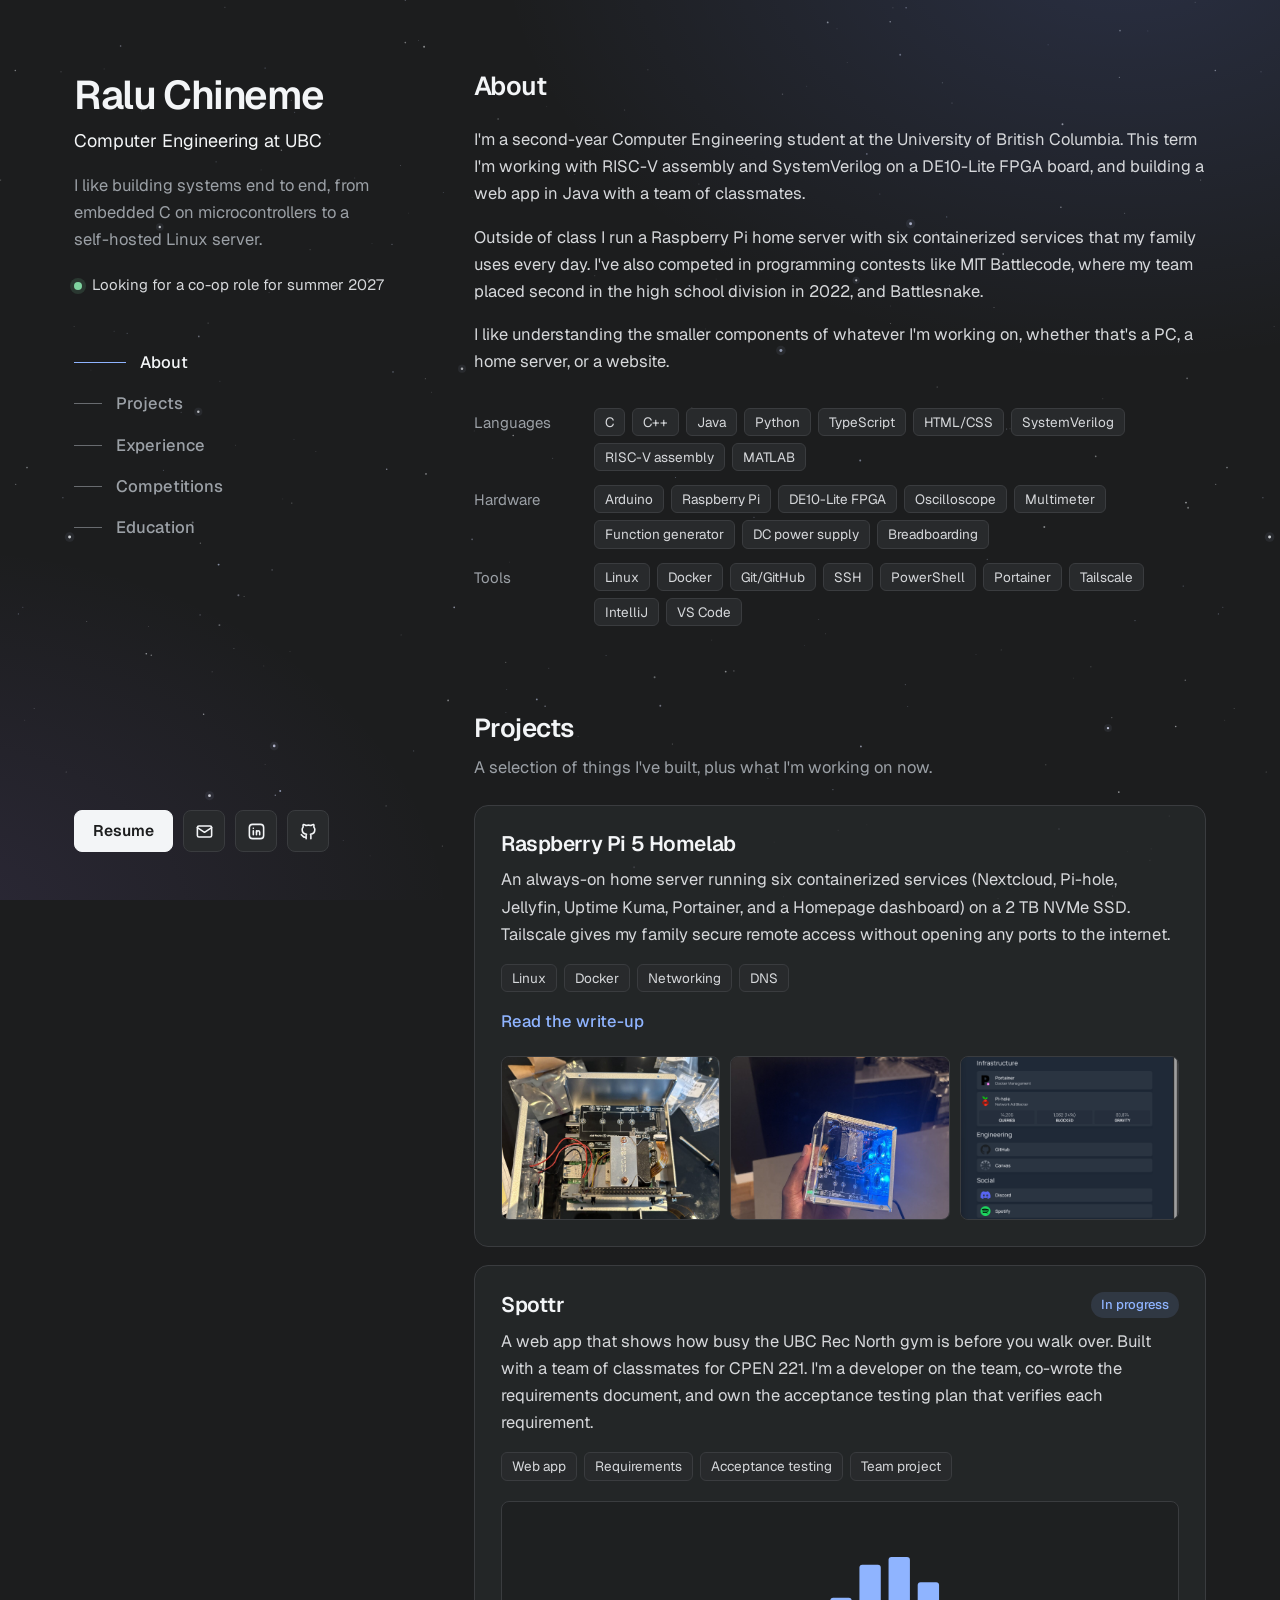
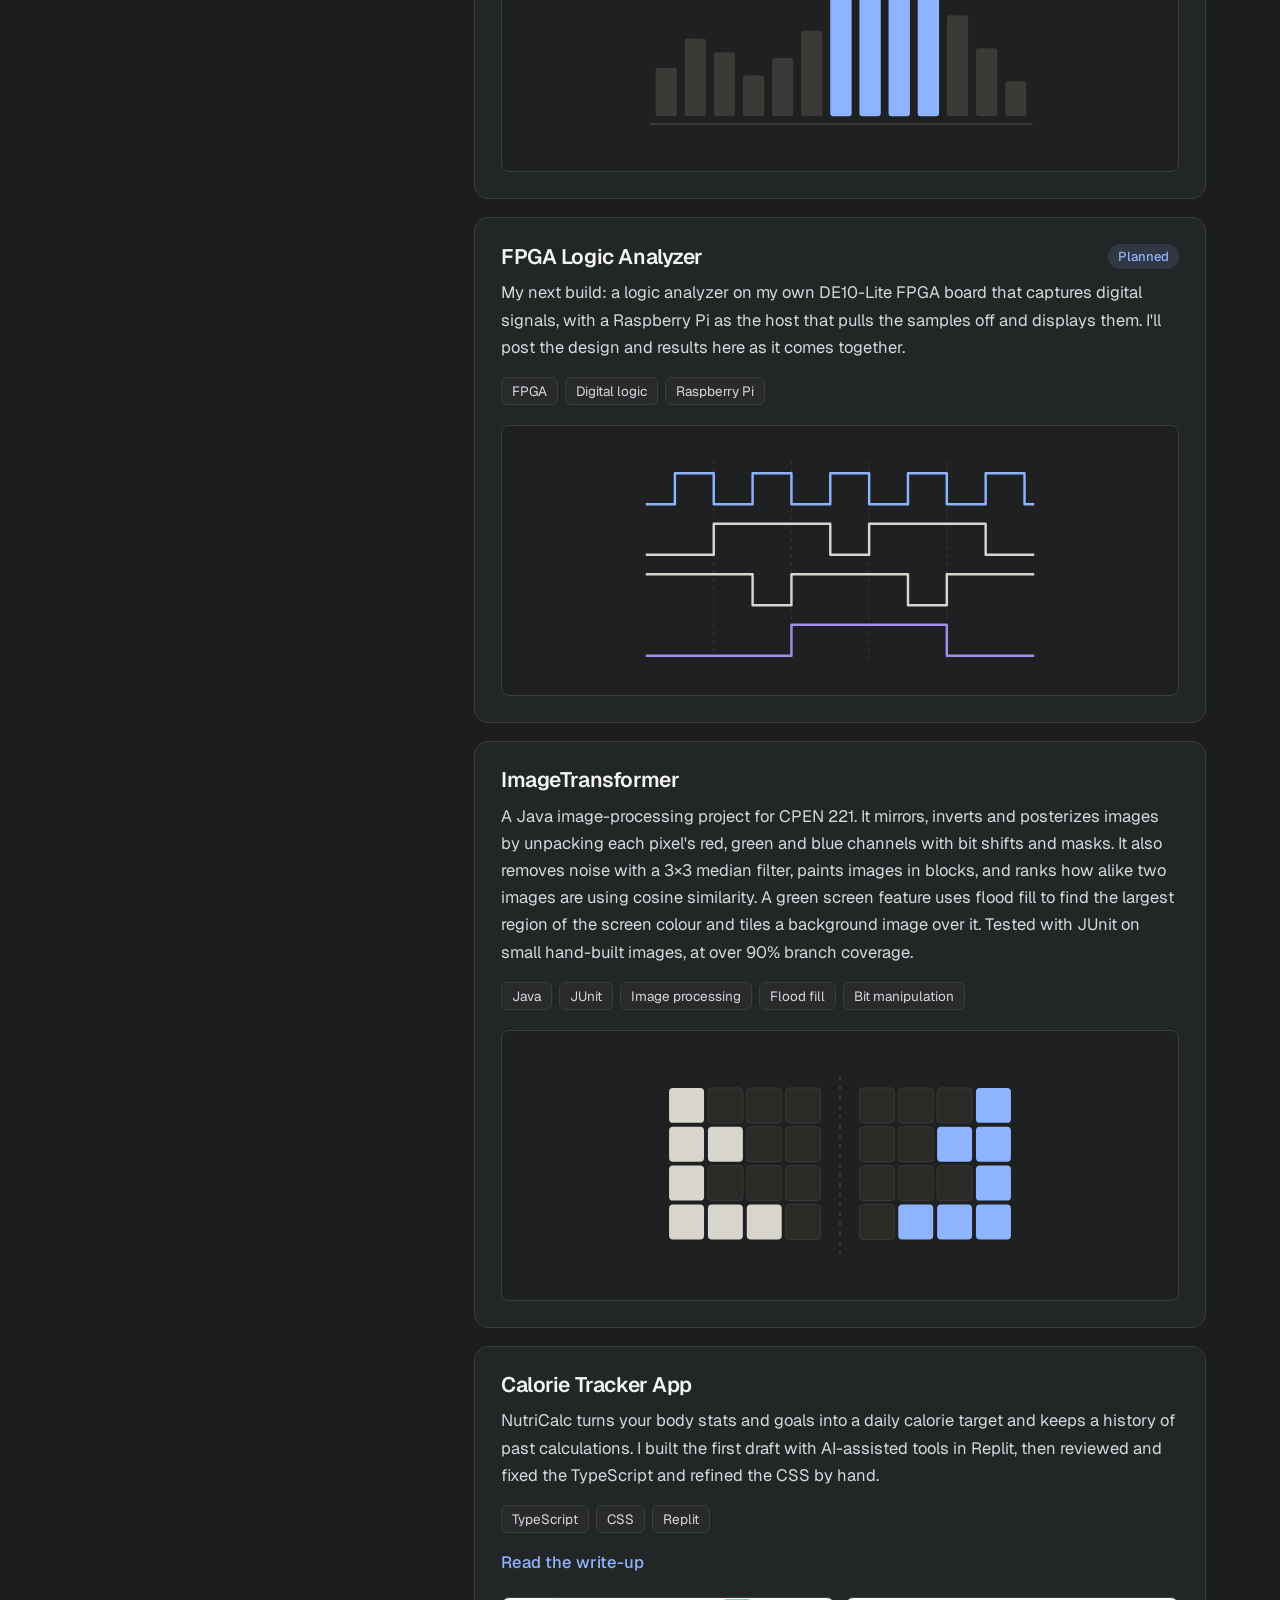
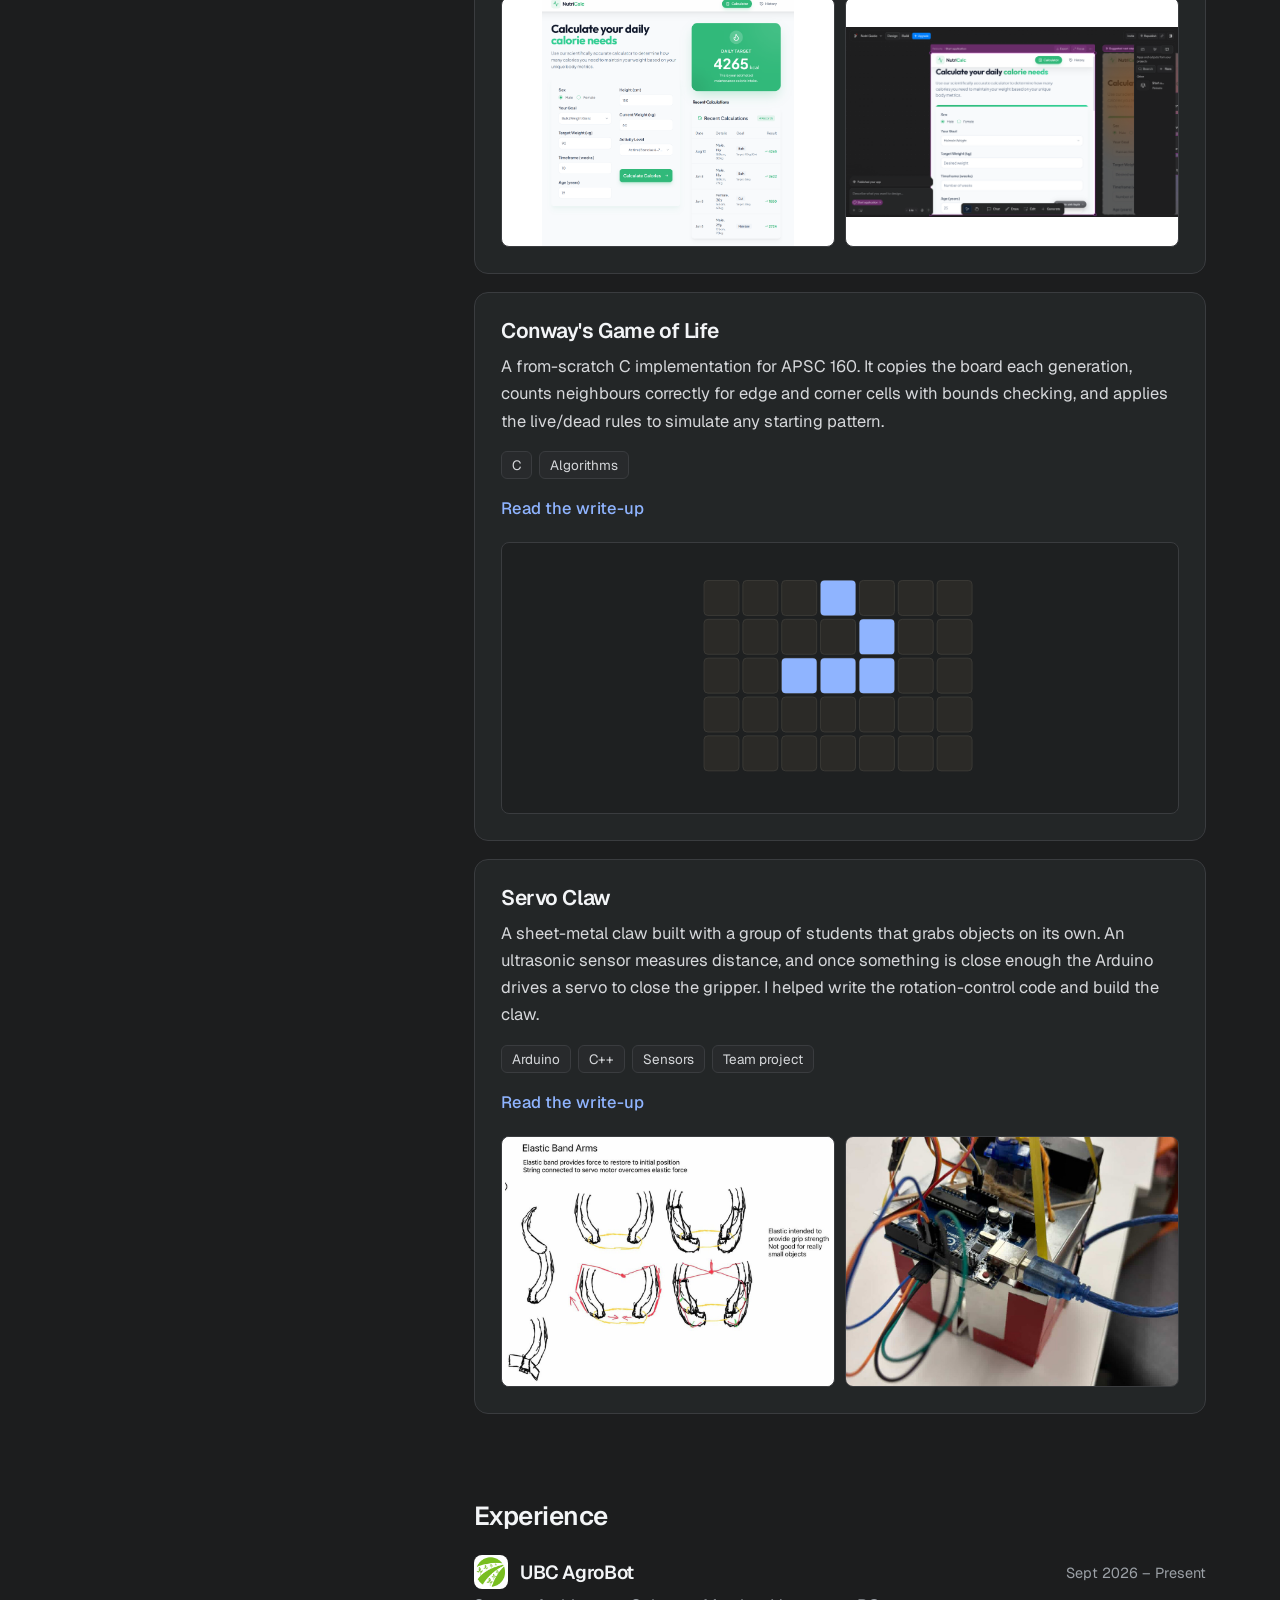
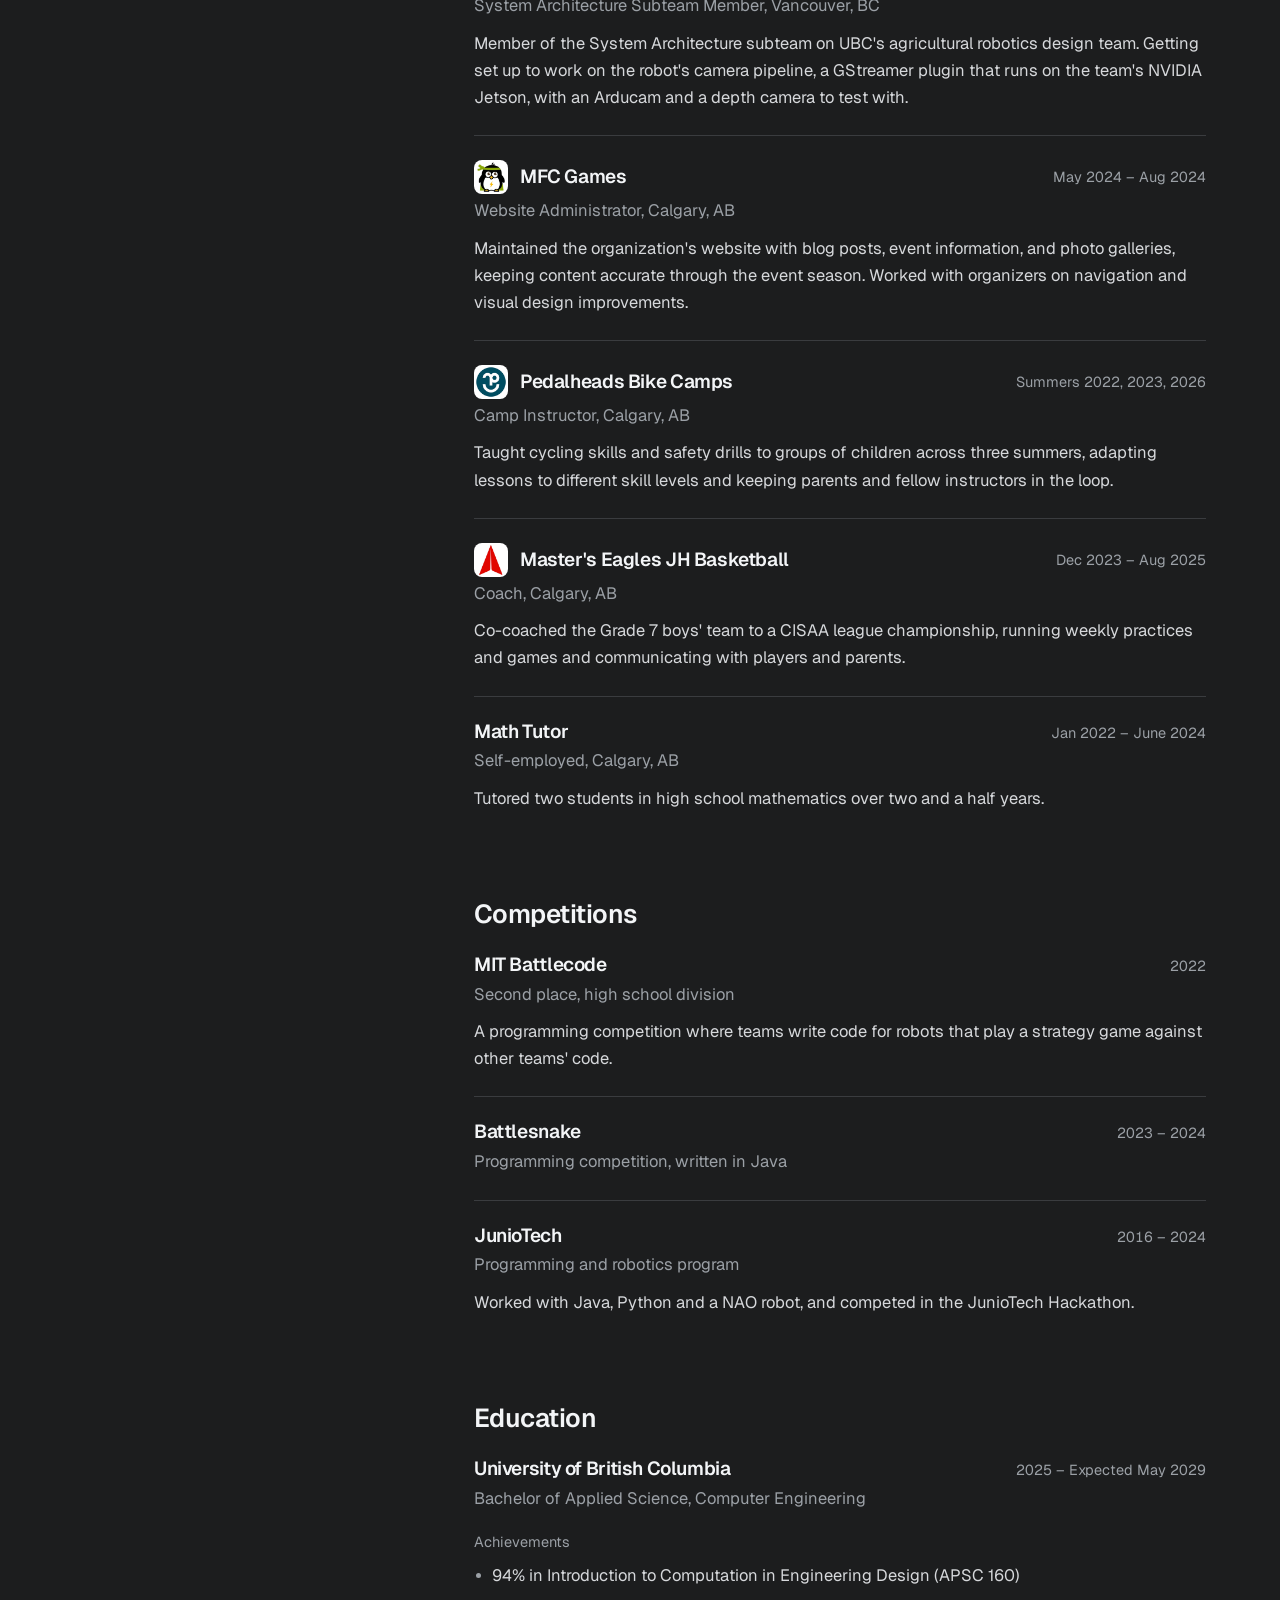
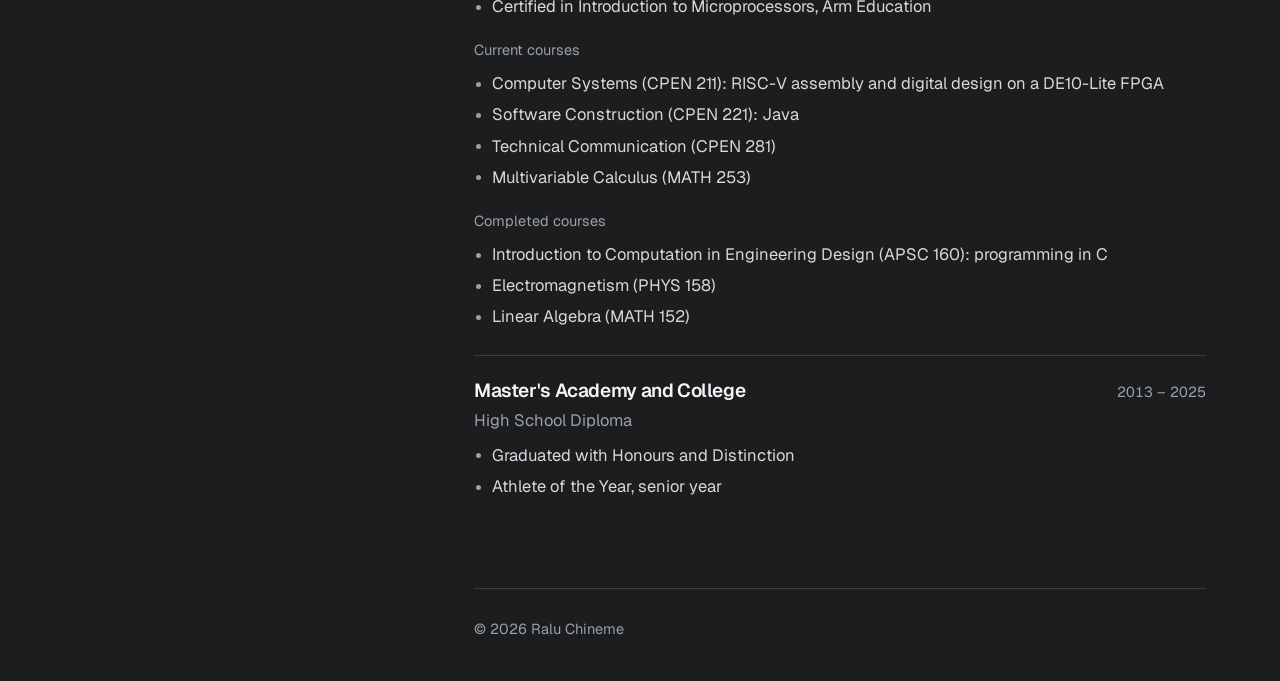
<file: index.html>
<!DOCTYPE html>
<html lang="en">
<head>
<meta charset="UTF-8">
<meta name="viewport" content="width=device-width, initial-scale=1.0">
<meta name="description" content="Ralu Chineme is a second-year Computer Engineering student at UBC. Projects in embedded C, FPGA, Linux and web development.">
<meta name="theme-color" content="#1c1d1e">
<title>Ralu Chineme - Computer Engineering Student, UBC</title>
<link rel="icon" type="image/svg+xml" href="images/favicon.svg">

<link rel="preconnect" href="https://fonts.googleapis.com">
<link rel="preconnect" href="https://fonts.gstatic.com" crossorigin>
<link href="https://fonts.googleapis.com/css2?family=Geist:wght@400;500;600&family=Geist+Mono:wght@400&display=swap" rel="stylesheet">
<link rel="stylesheet" href="styles.css">
</head>
<body>

<div class="page" id="top">

  <!-- ============ SIDEBAR ============ -->
  <header class="side">
    <h1>Ralu Chineme</h1>
    <p class="side-role">Computer Engineering at UBC</p>
    <p class="side-lead">I like building systems end to end, from embedded C on microcontrollers to a self-hosted Linux server.</p>
    <p class="side-status">Looking for a co-op role for summer 2027</p>

    <nav class="side-nav" aria-label="Sections">
      <ul>
        <li><a href="#about">About</a></li>
        <li><a href="#projects">Projects</a></li>
        <li><a href="#experience">Experience</a></li>
        <li><a href="#competitions">Competitions</a></li>
        <li><a href="#education">Education</a></li>
      </ul>
    </nav>

    <div class="side-links">
      <a class="btn btn-primary" href="resume.pdf" target="_blank" rel="noopener noreferrer">Resume</a>
      <a class="btn btn-icon" href="mailto:raluchineme@gmail.com" aria-label="Email" title="Email"><svg viewBox="0 0 24 24" fill="none" stroke="currentColor" stroke-width="2" stroke-linecap="round" stroke-linejoin="round" aria-hidden="true"><path d="M3 7a2 2 0 0 1 2 -2h14a2 2 0 0 1 2 2v10a2 2 0 0 1 -2 2h-14a2 2 0 0 1 -2 -2v-10z"></path><path d="M3 7l9 6l9 -6"></path></svg></a>
      <a class="btn btn-icon" href="https://www.linkedin.com/in/ralu5090" target="_blank" rel="noopener noreferrer" aria-label="LinkedIn" title="LinkedIn"><svg viewBox="0 0 24 24" fill="none" stroke="currentColor" stroke-width="2" stroke-linecap="round" stroke-linejoin="round" aria-hidden="true"><path d="M8 11v5"></path><path d="M8 8v.01"></path><path d="M12 16v-5"></path><path d="M16 16v-3a2 2 0 1 0 -4 0"></path><path d="M3 7a4 4 0 0 1 4 -4h10a4 4 0 0 1 4 4v10a4 4 0 0 1 -4 4h-10a4 4 0 0 1 -4 -4z"></path></svg></a>
      <a class="btn btn-icon" href="https://github.com/Ralu-Stack" target="_blank" rel="noopener noreferrer" aria-label="GitHub" title="GitHub"><svg viewBox="0 0 24 24" fill="none" stroke="currentColor" stroke-width="2" stroke-linecap="round" stroke-linejoin="round" aria-hidden="true"><path d="M9 19c-4.3 1.4 -4.3 -2.5 -6 -3m12 5v-3.5c0 -1 .1 -1.4 -.5 -2c2.8 -.3 5.5 -1.4 5.5 -6a4.6 4.6 0 0 0 -1.3 -3.2a4.2 4.2 0 0 0 -.1 -3.2s-1.1 -.3 -3.5 1.3a12.3 12.3 0 0 0 -6.2 0c-2.4 -1.6 -3.5 -1.3 -3.5 -1.3a4.2 4.2 0 0 0 -.1 3.2a4.6 4.6 0 0 0 -1.3 3.2c0 4.6 2.7 5.7 5.5 6c-.6 .6 -.6 1.2 -.5 2v3.5"></path></svg></a>
    </div>
  </header>

  <!-- ============ CONTENT ============ -->
  <main class="content">

    <section id="about" class="section">
      <h2>About</h2>
      <div class="prose">
      <p>
        I'm a second-year Computer Engineering student at the University of British Columbia. This term I'm working with RISC-V assembly and SystemVerilog on a DE10-Lite FPGA board, and building a web app in Java with a team of classmates.
      </p>
      <p>
        Outside of class I run a Raspberry Pi home server with six containerized services that my family uses every day. I've also competed in programming contests like MIT Battlecode, where my team placed second in the high school division in 2022, and Battlesnake.
      </p>
      <p>
        I like understanding the smaller components of whatever I'm working on, whether that's a PC, a home server, or a website.
      </p>
    </div>

      <dl class="skills">
      <dt>Languages</dt>
      <dd>
        <ul class="tags">
          <li>C</li><li>C++</li><li>Java</li><li>Python</li><li>TypeScript</li><li>HTML/CSS</li><li>SystemVerilog</li><li>RISC-V assembly</li><li>MATLAB</li>
        </ul>
      </dd>
      <dt>Hardware</dt>
      <dd>
        <ul class="tags">
          <li>Arduino</li><li>Raspberry Pi</li><li>DE10-Lite FPGA</li><li>Oscilloscope</li><li>Multimeter</li><li>Function generator</li><li>DC power supply</li><li>Breadboarding</li>
        </ul>
      </dd>
      <dt>Tools</dt>
      <dd>
        <ul class="tags">
          <li>Linux</li><li>Docker</li><li>Git/GitHub</li><li>SSH</li><li>PowerShell</li><li>Portainer</li><li>Tailscale</li><li>IntelliJ</li><li>VS Code</li>
        </ul>
      </dd>
    </dl>
    </section>

    <section id="projects" class="section">
      <h2>Projects</h2>
      <p class="section-note">A selection of things I've built, plus what I'm working on now.</p>

      <article class="project">
        <div class="project-head">
          <h3><a href="articles/proj-1.html">Raspberry Pi 5 Homelab</a></h3>
        </div>
        <p>An always-on home server running six containerized services (Nextcloud, Pi-hole, Jellyfin, Uptime Kuma, Portainer, and a Homepage dashboard) on a 2 TB NVMe SSD. Tailscale gives my family secure remote access without opening any ports to the internet.</p>
        <ul class="tags"><li>Linux</li><li>Docker</li><li>Networking</li><li>DNS</li></ul>
        <a class="more" href="articles/proj-1.html">Read the write-up</a>
    <div class="shots shots-3">
      <img src="images/raspberry1.jpg" alt="Raspberry Pi homelab parts and components" loading="lazy">
      <img src="images/raspberry2.jpg" alt="Assembled Raspberry Pi homelab with blue lighting" loading="lazy">
      <img src="images/homepage-dashboard.png" alt="Homepage dashboard tying together the homelab's services" loading="lazy">
    </div>
      </article>

      <article class="project">
        <div class="project-head">
          <h3>Spottr</h3>
          <span class="status">In progress</span>
        </div>
        <p>A web app that shows how busy the UBC Rec North gym is before you walk over. Built with a team of classmates for CPEN 221. I'm a developer on the team, co-wrote the requirements document, and own the acceptance testing plan that verifies each requirement.</p>
        <ul class="tags"><li>Web app</li><li>Requirements</li><li>Acceptance testing</li><li>Team project</li></ul>
    <div class="shots shots-1">
      <svg class="figure" viewBox="0 0 420 236" role="img" aria-label="Illustration of gym busyness through a day, shown as bars">
        <g fill="#3b3a36">
          <rect x="20" y="150" width="22" height="50" rx="3"/><rect x="50" y="120" width="22" height="80" rx="3"/>
          <rect x="80" y="134" width="22" height="66" rx="3"/><rect x="110" y="158" width="22" height="42" rx="3"/>
          <rect x="140" y="140" width="22" height="60" rx="3"/><rect x="170" y="112" width="22" height="88" rx="3"/>
          <rect x="320" y="96" width="22" height="104" rx="3"/><rect x="350" y="130" width="22" height="70" rx="3"/>
          <rect x="380" y="164" width="22" height="36" rx="3"/>
        </g>
        <g fill="#8fb4ff">
          <rect x="200" y="78" width="22" height="122" rx="3"/><rect x="230" y="44" width="22" height="156" rx="3"/>
          <rect x="260" y="36" width="22" height="164" rx="3"/><rect x="290" y="62" width="22" height="138" rx="3"/>
        </g>
        <line x1="14" y1="208" x2="408" y2="208" stroke="#3b3a36" stroke-width="2"/>
      </svg>
    </div>
      </article>

      <article class="project">
        <div class="project-head">
          <h3>FPGA Logic Analyzer</h3>
          <span class="status">Planned</span>
        </div>
        <p>My next build: a logic analyzer on my own DE10-Lite FPGA board that captures digital signals, with a Raspberry Pi as the host that pulls the samples off and displays them. I'll post the design and results here as it comes together.</p>
        <ul class="tags"><li>FPGA</li><li>Digital logic</li><li>Raspberry Pi</li></ul>
    <div class="shots shots-1">
      <svg class="figure" viewBox="0 0 420 236" role="img" aria-label="Illustration of four digital signal traces on a timing diagram">
        <g stroke="#3b3a36" stroke-width="1" stroke-dasharray="3 5">
          <line x1="80" y1="16" x2="80" y2="220"/><line x1="160" y1="16" x2="160" y2="220"/>
          <line x1="240" y1="16" x2="240" y2="220"/><line x1="320" y1="16" x2="320" y2="220"/>
        </g>
        <g fill="none" stroke-width="2.5" stroke-linejoin="round">
          <path stroke="#8fb4ff" d="M10 60H40V28H80V60H120V28H160V60H200V28H240V60H280V28H320V60H360V28H400V60H410"/>
          <path stroke="#d8d5cc" d="M10 112H80V80H200V112H240V80H360V112H410"/>
          <path stroke="#d8d5cc" d="M10 132H120V164H160V132H280V164H320V132H410"/>
          <path stroke="#a58cf0" d="M10 216H160V184H320V216H410"/>
        </g>
      </svg>
    </div>
      </article>

      <article class="project">
        <div class="project-head">
          <h3>ImageTransformer</h3>
        </div>
        <p>A Java image-processing project for CPEN 221. It mirrors, inverts and posterizes images by unpacking each pixel's red, green and blue channels with bit shifts and masks. It also removes noise with a 3×3 median filter, paints images in blocks, and ranks how alike two images are using cosine similarity. A green screen feature uses flood fill to find the largest region of the screen colour and tiles a background image over it. Tested with JUnit on small hand-built images, at over 90% branch coverage.</p>
        <ul class="tags"><li>Java</li><li>JUnit</li><li>Image processing</li><li>Flood fill</li><li>Bit manipulation</li></ul>
        <div class="shots shots-1">
          <svg class="figure" viewBox="0 0 420 236" role="img" aria-label="Illustration of a pixel grid and its mirror image">
            <rect x="34" y="38" width="36" height="36" rx="4" fill="#d8d5cc"/><rect x="74" y="38" width="36" height="36" rx="4" fill="#2b2a27" stroke="#3b3a36"/><rect x="114" y="38" width="36" height="36" rx="4" fill="#2b2a27" stroke="#3b3a36"/><rect x="154" y="38" width="36" height="36" rx="4" fill="#2b2a27" stroke="#3b3a36"/><rect x="34" y="78" width="36" height="36" rx="4" fill="#d8d5cc"/><rect x="74" y="78" width="36" height="36" rx="4" fill="#d8d5cc"/><rect x="114" y="78" width="36" height="36" rx="4" fill="#2b2a27" stroke="#3b3a36"/><rect x="154" y="78" width="36" height="36" rx="4" fill="#2b2a27" stroke="#3b3a36"/><rect x="34" y="118" width="36" height="36" rx="4" fill="#d8d5cc"/><rect x="74" y="118" width="36" height="36" rx="4" fill="#2b2a27" stroke="#3b3a36"/><rect x="114" y="118" width="36" height="36" rx="4" fill="#2b2a27" stroke="#3b3a36"/><rect x="154" y="118" width="36" height="36" rx="4" fill="#2b2a27" stroke="#3b3a36"/><rect x="34" y="158" width="36" height="36" rx="4" fill="#d8d5cc"/><rect x="74" y="158" width="36" height="36" rx="4" fill="#d8d5cc"/><rect x="114" y="158" width="36" height="36" rx="4" fill="#d8d5cc"/><rect x="154" y="158" width="36" height="36" rx="4" fill="#2b2a27" stroke="#3b3a36"/>
            <line x1="210" y1="26" x2="210" y2="210" stroke="#3b3a36" stroke-width="2" stroke-dasharray="4 6"/>
            <rect x="230" y="38" width="36" height="36" rx="4" fill="#2b2a27" stroke="#3b3a36"/><rect x="270" y="38" width="36" height="36" rx="4" fill="#2b2a27" stroke="#3b3a36"/><rect x="310" y="38" width="36" height="36" rx="4" fill="#2b2a27" stroke="#3b3a36"/><rect x="350" y="38" width="36" height="36" rx="4" fill="#8fb4ff"/><rect x="230" y="78" width="36" height="36" rx="4" fill="#2b2a27" stroke="#3b3a36"/><rect x="270" y="78" width="36" height="36" rx="4" fill="#2b2a27" stroke="#3b3a36"/><rect x="310" y="78" width="36" height="36" rx="4" fill="#8fb4ff"/><rect x="350" y="78" width="36" height="36" rx="4" fill="#8fb4ff"/><rect x="230" y="118" width="36" height="36" rx="4" fill="#2b2a27" stroke="#3b3a36"/><rect x="270" y="118" width="36" height="36" rx="4" fill="#2b2a27" stroke="#3b3a36"/><rect x="310" y="118" width="36" height="36" rx="4" fill="#2b2a27" stroke="#3b3a36"/><rect x="350" y="118" width="36" height="36" rx="4" fill="#8fb4ff"/><rect x="230" y="158" width="36" height="36" rx="4" fill="#2b2a27" stroke="#3b3a36"/><rect x="270" y="158" width="36" height="36" rx="4" fill="#8fb4ff"/><rect x="310" y="158" width="36" height="36" rx="4" fill="#8fb4ff"/><rect x="350" y="158" width="36" height="36" rx="4" fill="#8fb4ff"/>
          </svg>
        </div>
      </article>

      <article class="project">
        <div class="project-head">
          <h3><a href="articles/proj-2.html">Calorie Tracker App</a></h3>
        </div>
        <p>NutriCalc turns your body stats and goals into a daily calorie target and keeps a history of past calculations. I built the first draft with AI-assisted tools in Replit, then reviewed and fixed the TypeScript and refined the CSS by hand.</p>
        <ul class="tags"><li>TypeScript</li><li>CSS</li><li>Replit</li></ul>
        <a class="more" href="articles/proj-2.html">Read the write-up</a>
    <div class="shots shots-2">
      <img class="contain" src="images/nutricalc-finished.png" alt="Calorie Tracker app finished interface" loading="lazy">
      <img class="contain" src="images/nutricalc-build.png" alt="Calorie Tracker app being built in Replit" loading="lazy">
    </div>
      </article>

      <article class="project">
        <div class="project-head">
          <h3><a href="articles/proj-3.html">Conway's Game of Life</a></h3>
        </div>
        <p>A from-scratch C implementation for APSC 160. It copies the board each generation, counts neighbours correctly for edge and corner cells with bounds checking, and applies the live/dead rules to simulate any starting pattern.</p>
        <ul class="tags"><li>C</li><li>Algorithms</li></ul>
        <a class="more" href="articles/proj-3.html">Read the write-up</a>
    <div class="shots shots-1">
      <svg class="figure" viewBox="0 0 420 236" role="img" aria-label="Illustration of a Game of Life grid with a glider pattern">
        <g fill="#2b2a27" stroke="#3b3a36" stroke-width="1">
          <!-- grid drawn by rows -->
          <g id="row"><rect x="70" y="18" width="36" height="36" rx="4"/><rect x="110" y="18" width="36" height="36" rx="4"/><rect x="150" y="18" width="36" height="36" rx="4"/><rect x="190" y="18" width="36" height="36" rx="4"/><rect x="230" y="18" width="36" height="36" rx="4"/><rect x="270" y="18" width="36" height="36" rx="4"/><rect x="310" y="18" width="36" height="36" rx="4"/></g>
          <use href="#row" y="40"/><use href="#row" y="80"/><use href="#row" y="120"/><use href="#row" y="160"/>
        </g>
        <g fill="#8fb4ff">
          <rect x="190" y="18" width="36" height="36" rx="4"/>
          <rect x="230" y="58" width="36" height="36" rx="4"/>
          <rect x="150" y="98" width="36" height="36" rx="4"/><rect x="190" y="98" width="36" height="36" rx="4"/><rect x="230" y="98" width="36" height="36" rx="4"/>
        </g>
      </svg>
    </div>
      </article>

      <article class="project">
        <div class="project-head">
          <h3><a href="articles/proj-4.html">Servo Claw</a></h3>
        </div>
        <p>A sheet-metal claw built with a group of students that grabs objects on its own. An ultrasonic sensor measures distance, and once something is close enough the Arduino drives a servo to close the gripper. I helped write the rotation-control code and build the claw.</p>
        <ul class="tags"><li>Arduino</li><li>C++</li><li>Sensors</li><li>Team project</li></ul>
        <a class="more" href="articles/proj-4.html">Read the write-up</a>
    <div class="shots shots-2">
      <img class="contain" src="images/claw-sketch.jpg" alt="Hand-drawn design sketch of the claw's elastic-band gripper arms" loading="lazy">
      <img src="images/claw-electronics.jpg" alt="Arduino and servo wiring inside the claw's housing" loading="lazy">
    </div>
      </article>
    </section>

    <section id="experience" class="section">
      <h2>Experience</h2>

      <article class="entry">
        <div class="entry-top">
          <h3 class="with-logo"><img src="images/logo-agrobot.png" alt="" width="34" height="34">UBC AgroBot</h3>
          <span class="entry-date">Sept 2026 – Present</span>
        </div>
        <p class="entry-role"><span>System Architecture Subteam Member</span><span>Vancouver, BC</span></p>
        <p class="entry-body">
          Member of the System Architecture subteam on UBC's agricultural robotics design team. Getting set up to work on the robot's camera pipeline, a GStreamer plugin that runs on the team's NVIDIA Jetson, with an Arducam and a depth camera to test with.
        </p>
      </article>

      <article class="entry">
      <div class="entry-top">
        <h3 class="with-logo"><img src="images/logo-mfc.png" alt="" width="34" height="34"><a href="articles/exp-1.html">MFC Games</a></h3>
        <span class="entry-date">May 2024 – Aug 2024</span>
      </div>
      <p class="entry-role"><span>Website Administrator</span><span>Calgary, AB</span></p>
      <p class="entry-body">
        Maintained the organization's website with blog posts, event information, and photo galleries, keeping content accurate through the event season. Worked with organizers on navigation and visual design improvements.
      </p>
    </article>

      <article class="entry">
      <div class="entry-top">
        <h3 class="with-logo"><img src="images/logo-pedalheads.png" alt="" width="34" height="34"><a href="articles/exp-3.html">Pedalheads Bike Camps</a></h3>
        <span class="entry-date">Summers 2022, 2023, 2026</span>
      </div>
      <p class="entry-role"><span>Camp Instructor</span><span>Calgary, AB</span></p>
      <p class="entry-body">
        Taught cycling skills and safety drills to groups of children across three summers, adapting lessons to different skill levels and keeping parents and fellow instructors in the loop.
      </p>
    </article>

      <article class="entry">
      <div class="entry-top">
        <h3 class="with-logo"><img src="images/logo-masters.png" alt="" width="34" height="34"><a href="articles/exp-4.html">Master's Eagles JH Basketball</a></h3>
        <span class="entry-date">Dec 2023 – Aug 2025</span>
      </div>
      <p class="entry-role"><span>Coach</span><span>Calgary, AB</span></p>
      <p class="entry-body">
        Co-coached the Grade 7 boys' team to a CISAA league championship, running weekly practices and games and communicating with players and parents.
      </p>
    </article>

      <article class="entry">
        <div class="entry-top">
          <h3>Math Tutor</h3>
          <span class="entry-date">Jan 2022 – June 2024</span>
        </div>
        <p class="entry-role"><span>Self-employed</span><span>Calgary, AB</span></p>
        <p class="entry-body">
          Tutored two students in high school mathematics over two and a half years.
        </p>
      </article>
    </section>

    <section id="competitions" class="section">
      <h2>Competitions</h2>

      <article class="entry">
        <div class="entry-top">
          <h3>MIT Battlecode</h3>
          <span class="entry-date">2022</span>
        </div>
        <p class="entry-role">Second place, high school division</p>
        <p class="entry-body">
          A programming competition where teams write code for robots that play a strategy game against other teams' code.
        </p>
      </article>

      <article class="entry">
        <div class="entry-top">
          <h3>Battlesnake</h3>
          <span class="entry-date">2023 – 2024</span>
        </div>
        <p class="entry-role">Programming competition, written in Java</p>
      </article>

      <article class="entry">
        <div class="entry-top">
          <h3>JunioTech</h3>
          <span class="entry-date">2016 – 2024</span>
        </div>
        <p class="entry-role">Programming and robotics program</p>
        <p class="entry-body">
          Worked with Java, Python and a NAO robot, and competed in the JunioTech Hackathon.
        </p>
      </article>
    </section>

    <section id="education" class="section">
      <h2>Education</h2>

      <article class="entry">
      <div class="entry-top">
        <h3>University of British Columbia</h3>
        <span class="entry-date">2025 – Expected May 2029</span>
      </div>
      <p class="entry-role">Bachelor of Applied Science, Computer Engineering</p>

      <p class="label">Achievements</p>
      <ul class="plain-list">
        <li>94% in Introduction to Computation in Engineering Design (APSC 160)</li>
        <li>Certified in Introduction to Microprocessors, Arm Education</li>
      </ul>

      <p class="label">Current courses</p>
      <ul class="plain-list">
        <li>Computer Systems (CPEN 211): RISC-V assembly and digital design on a DE10-Lite FPGA</li>
        <li>Software Construction (CPEN 221): Java</li>
        <li>Technical Communication (CPEN 281)</li>
          <li>Multivariable Calculus (MATH 253)</li>
      </ul>

      <p class="label">Completed courses</p>
      <ul class="plain-list">
        <li>Introduction to Computation in Engineering Design (APSC 160): programming in C</li>
        <li>Electromagnetism (PHYS 158)</li>
        <li>Linear Algebra (MATH 152)</li>
      </ul>
    </article>

      <article class="entry">
      <div class="entry-top">
        <h3>Master's Academy and College</h3>
        <span class="entry-date">2013 – 2025</span>
      </div>
      <p class="entry-role">High School Diploma</p>
      <ul class="plain-list">
        <li>Graduated with Honours and Distinction</li>
        <li>Athlete of the Year, senior year</li>
      </ul>
    </article>
    </section>

    <footer class="footer">
      <p>© <span id="year">2026</span> Ralu Chineme</p>
    </footer>

  </main>
</div>

<script>
  document.getElementById('year').textContent = new Date().getFullYear();

  // Highlight the sidebar link for the section currently on screen.
  var links = document.querySelectorAll('.side-nav a');
  var sections = document.querySelectorAll('.section');
  function markActive() {
    var current = sections[0];
    for (var i = 0; i < sections.length; i++) {
      if (sections[i].getBoundingClientRect().top <= window.innerHeight * 0.35) {
        current = sections[i];
      }
    }
    if (window.innerHeight + window.scrollY >= document.body.scrollHeight - 4) {
      current = sections[sections.length - 1];
    }
    for (var j = 0; j < links.length; j++) {
      links[j].classList.toggle('active', links[j].getAttribute('href') === '#' + current.id);
    }
  }
  window.addEventListener('scroll', markActive, { passive: true });
  window.addEventListener('resize', markActive);
  markActive();
</script>

</body>
</html>
</file>
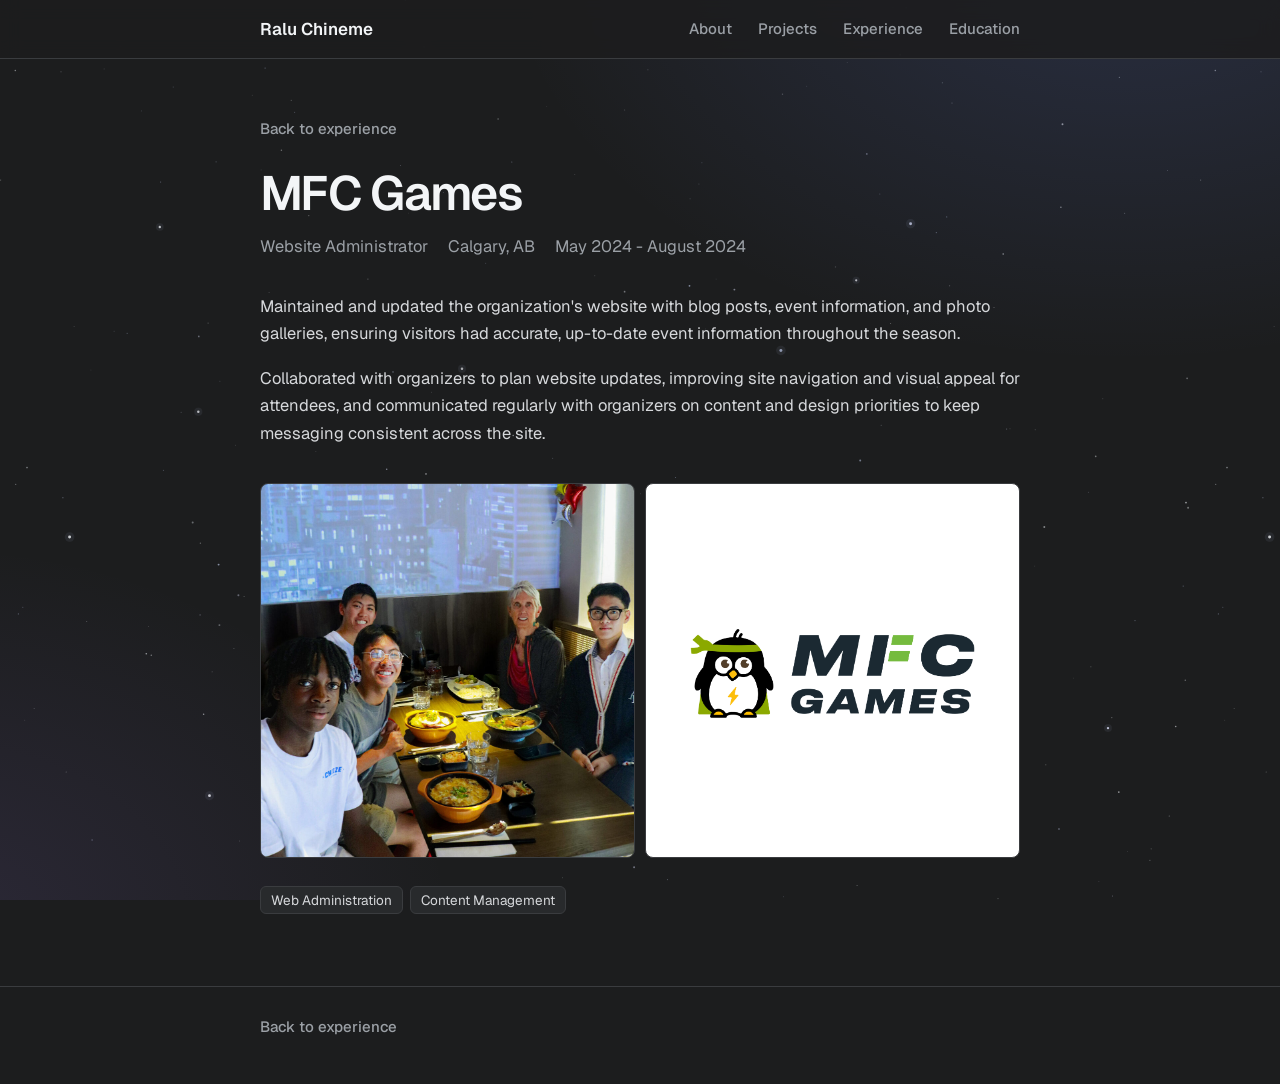
<file: articles/exp-1.html>
<!DOCTYPE html>
<html lang="en">
<head>
<meta charset="UTF-8">
<meta name="viewport" content="width=device-width, initial-scale=1.0">
<meta name="description" content="MFC Games: Website Administrator, Calgary, AB, May 2024 - August 2024">
<meta name="theme-color" content="#1c1d1e">
<title>MFC Games - Ralu Chineme</title>
<link rel="icon" type="image/svg+xml" href="../images/favicon.svg">

<link rel="preconnect" href="https://fonts.googleapis.com">
<link rel="preconnect" href="https://fonts.gstatic.com" crossorigin>
<link href="https://fonts.googleapis.com/css2?family=Geist:wght@400;500;600&family=Geist+Mono:wght@400&display=swap" rel="stylesheet">
<link rel="stylesheet" href="../styles.css">
</head>
<body>

<header class="nav">
  <div class="wrap nav-inner">
    <a class="nav-name" href="../index.html">Ralu Chineme</a>
    <nav aria-label="Sections">
      <ul class="nav-links">
        <li><a href="../index.html#about">About</a></li>
        <li><a href="../index.html#projects">Projects</a></li>
        <li><a href="../index.html#experience">Experience</a></li>
        <li><a href="../index.html#education">Education</a></li>
      </ul>
    </nav>
  </div>
</header>

<main class="wrap">
<article class="article">
  <a class="back" href="../index.html#experience">Back to experience</a>
  <h1>MFC Games</h1>
  <p class="article-sub"><span>Website Administrator</span><span>Calgary, AB</span><span>May 2024 - August 2024</span></p>

  <div class="prose">
    <p>
      Maintained and updated the organization's website with blog posts, event information, and photo galleries, ensuring visitors had accurate, up-to-date event information throughout the season.
    </p>
    <p>
      Collaborated with organizers to plan website updates, improving site navigation and visual appeal for attendees, and communicated regularly with organizers on content and design priorities to keep messaging consistent across the site.
    </p>
  </div>

  <div class="shots shots-2">
    <img src="../images/mfc-team.jpg" alt="Ralu with the MFC Games team" loading="lazy">
    <div class="logo-tile"><img src="../images/mfc-logo.png" alt="MFC Games logo" loading="lazy"></div>
  </div>

  <ul class="tags"><li>Web Administration</li><li>Content Management</li></ul>
</article>
</main>

<footer class="article-foot">
  <div class="wrap">
    <a class="back" href="../index.html#experience">Back to experience</a>
  </div>
</footer>

</body>
</html>
</file>
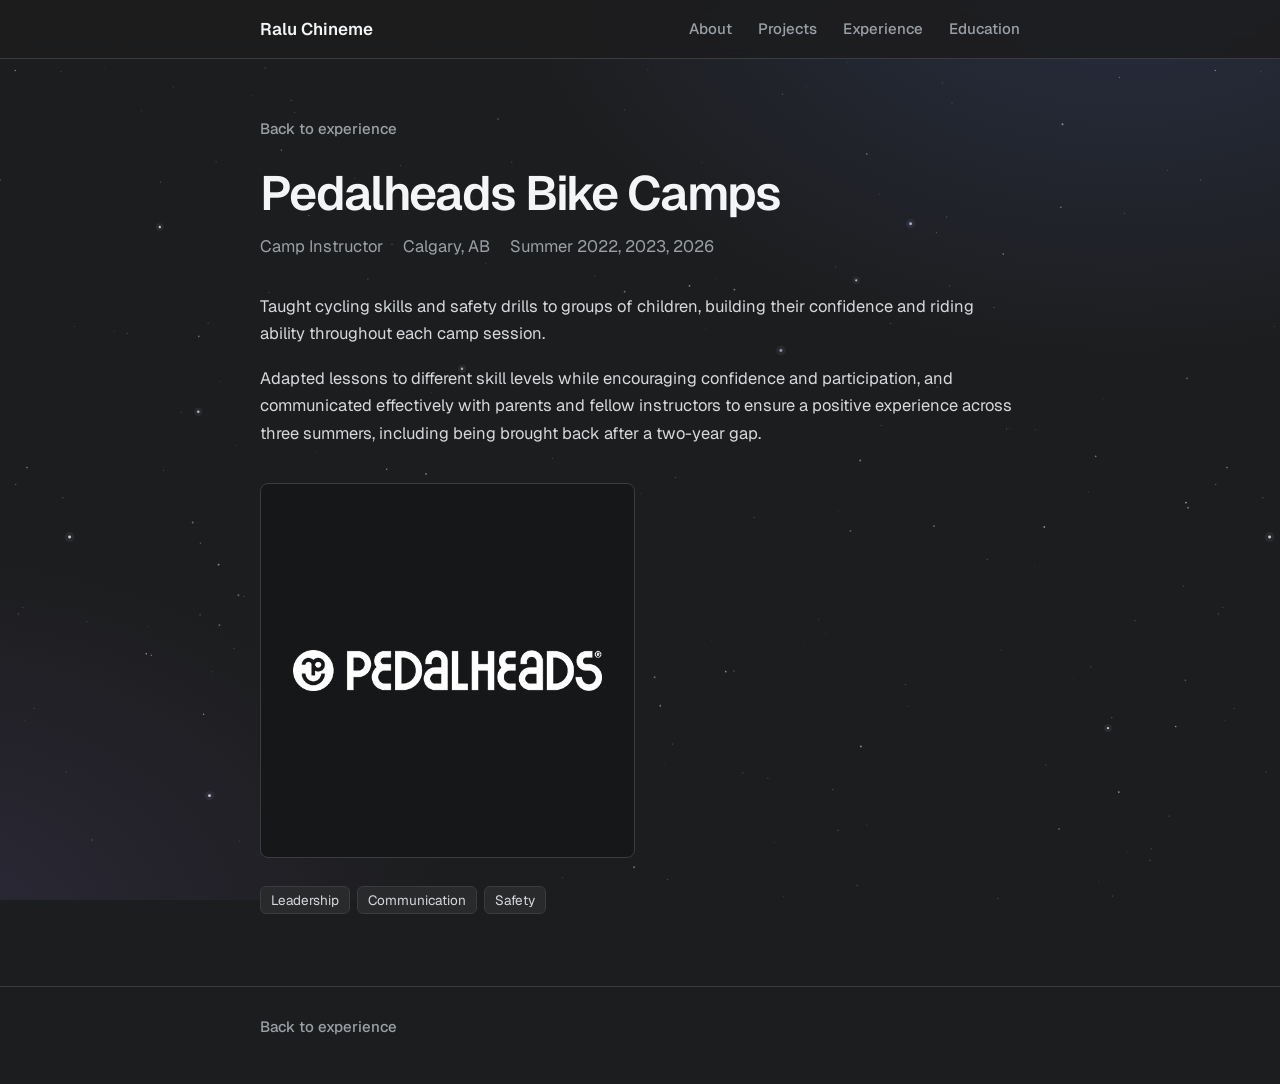
<file: articles/exp-3.html>
<!DOCTYPE html>
<html lang="en">
<head>
<meta charset="UTF-8">
<meta name="viewport" content="width=device-width, initial-scale=1.0">
<meta name="description" content="Pedalheads Bike Camps: Camp Instructor, Calgary, AB, Summer 2022, 2023, 2026">
<meta name="theme-color" content="#1c1d1e">
<title>Pedalheads Bike Camps - Ralu Chineme</title>
<link rel="icon" type="image/svg+xml" href="../images/favicon.svg">

<link rel="preconnect" href="https://fonts.googleapis.com">
<link rel="preconnect" href="https://fonts.gstatic.com" crossorigin>
<link href="https://fonts.googleapis.com/css2?family=Geist:wght@400;500;600&family=Geist+Mono:wght@400&display=swap" rel="stylesheet">
<link rel="stylesheet" href="../styles.css">
</head>
<body>

<header class="nav">
  <div class="wrap nav-inner">
    <a class="nav-name" href="../index.html">Ralu Chineme</a>
    <nav aria-label="Sections">
      <ul class="nav-links">
        <li><a href="../index.html#about">About</a></li>
        <li><a href="../index.html#projects">Projects</a></li>
        <li><a href="../index.html#experience">Experience</a></li>
        <li><a href="../index.html#education">Education</a></li>
      </ul>
    </nav>
  </div>
</header>

<main class="wrap">
<article class="article">
  <a class="back" href="../index.html#experience">Back to experience</a>
  <h1>Pedalheads Bike Camps</h1>
  <p class="article-sub"><span>Camp Instructor</span><span>Calgary, AB</span><span>Summer 2022, 2023, 2026</span></p>

  <div class="prose">
    <p>
      Taught cycling skills and safety drills to groups of children, building their confidence and riding ability throughout each camp session.
    </p>
    <p>
      Adapted lessons to different skill levels while encouraging confidence and participation, and communicated effectively with parents and fellow instructors to ensure a positive experience across three summers, including being brought back after a two-year gap.
    </p>
  </div>

  <div class="shots shots-2">
    <div class="logo-tile dark"><img src="../images/pedalheads-logo.png" alt="Pedalheads logo" loading="lazy"></div>
  </div>

  <ul class="tags"><li>Leadership</li><li>Communication</li><li>Safety</li></ul>
</article>
</main>

<footer class="article-foot">
  <div class="wrap">
    <a class="back" href="../index.html#experience">Back to experience</a>
  </div>
</footer>

</body>
</html>
</file>
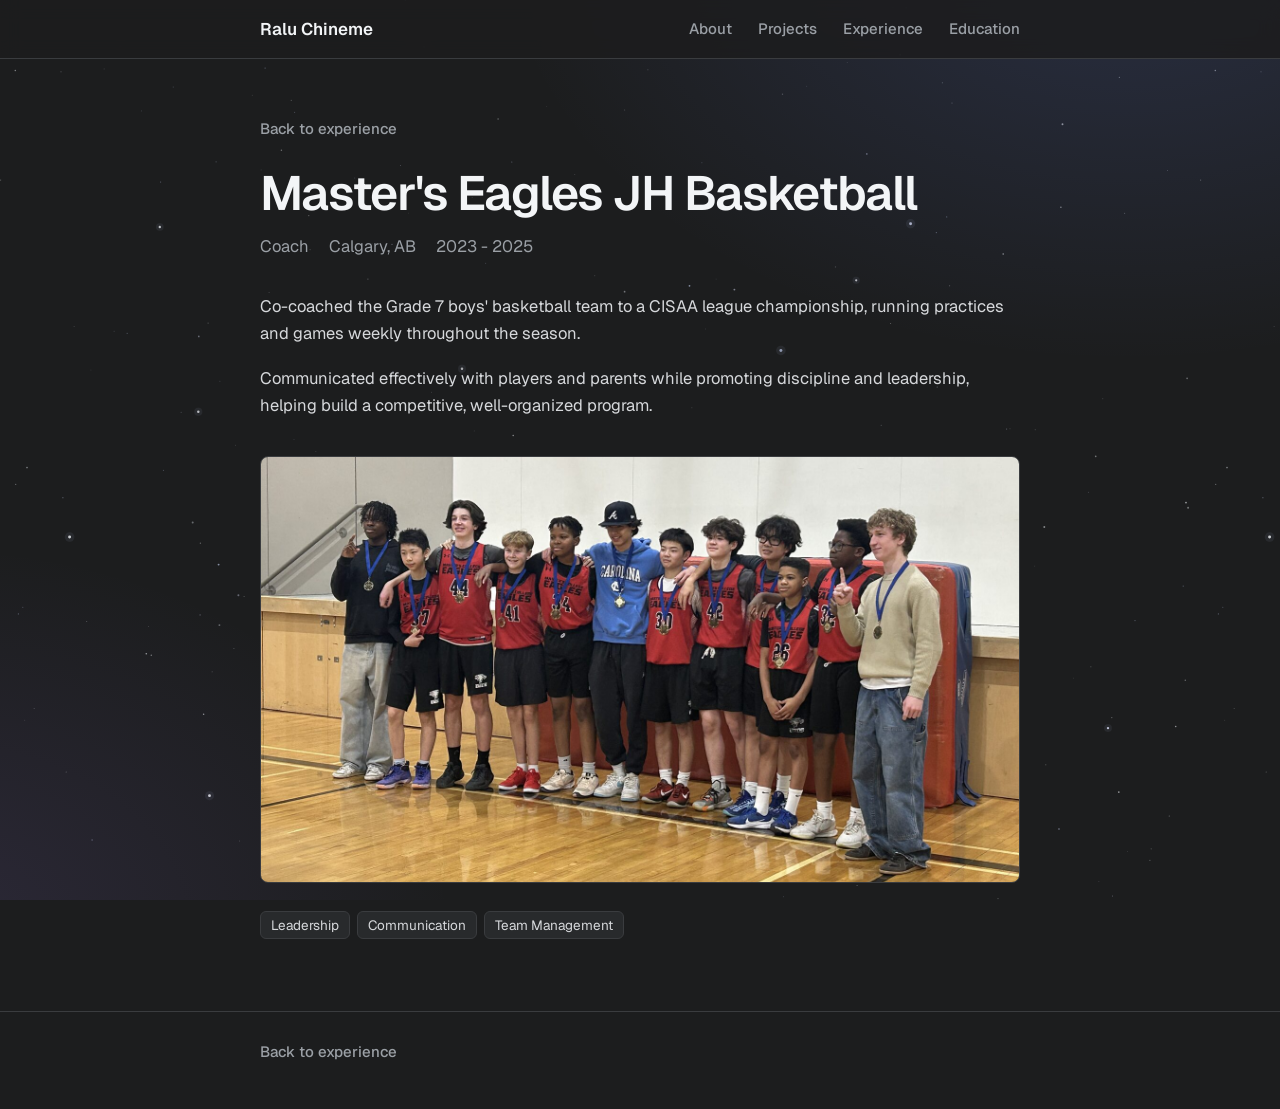
<file: articles/exp-4.html>
<!DOCTYPE html>
<html lang="en">
<head>
<meta charset="UTF-8">
<meta name="viewport" content="width=device-width, initial-scale=1.0">
<meta name="description" content="Master's Eagles JH Basketball: Coach, Calgary, AB, 2023 - 2025">
<meta name="theme-color" content="#1c1d1e">
<title>Master's Eagles JH Basketball - Ralu Chineme</title>
<link rel="icon" type="image/svg+xml" href="../images/favicon.svg">

<link rel="preconnect" href="https://fonts.googleapis.com">
<link rel="preconnect" href="https://fonts.gstatic.com" crossorigin>
<link href="https://fonts.googleapis.com/css2?family=Geist:wght@400;500;600&family=Geist+Mono:wght@400&display=swap" rel="stylesheet">
<link rel="stylesheet" href="../styles.css">
</head>
<body>

<header class="nav">
  <div class="wrap nav-inner">
    <a class="nav-name" href="../index.html">Ralu Chineme</a>
    <nav aria-label="Sections">
      <ul class="nav-links">
        <li><a href="../index.html#about">About</a></li>
        <li><a href="../index.html#projects">Projects</a></li>
        <li><a href="../index.html#experience">Experience</a></li>
        <li><a href="../index.html#education">Education</a></li>
      </ul>
    </nav>
  </div>
</header>

<main class="wrap">
<article class="article">
  <a class="back" href="../index.html#experience">Back to experience</a>
  <h1>Master's Eagles JH Basketball</h1>
  <p class="article-sub"><span>Coach</span><span>Calgary, AB</span><span>2023 - 2025</span></p>

  <div class="prose">
    <p>
      Co-coached the Grade 7 boys' basketball team to a CISAA league championship, running practices and games weekly throughout the season.
    </p>
    <p>
      Communicated effectively with players and parents while promoting discipline and leadership, helping build a competitive, well-organized program.
    </p>
  </div>

  <div class="shots shots-1">
    <img src="../images/basketball.jpg" alt="Master's Eagles Grade 7 basketball team with medals" loading="lazy">
  </div>

  <ul class="tags"><li>Leadership</li><li>Communication</li><li>Team Management</li></ul>
</article>
</main>

<footer class="article-foot">
  <div class="wrap">
    <a class="back" href="../index.html#experience">Back to experience</a>
  </div>
</footer>

</body>
</html>
</file>
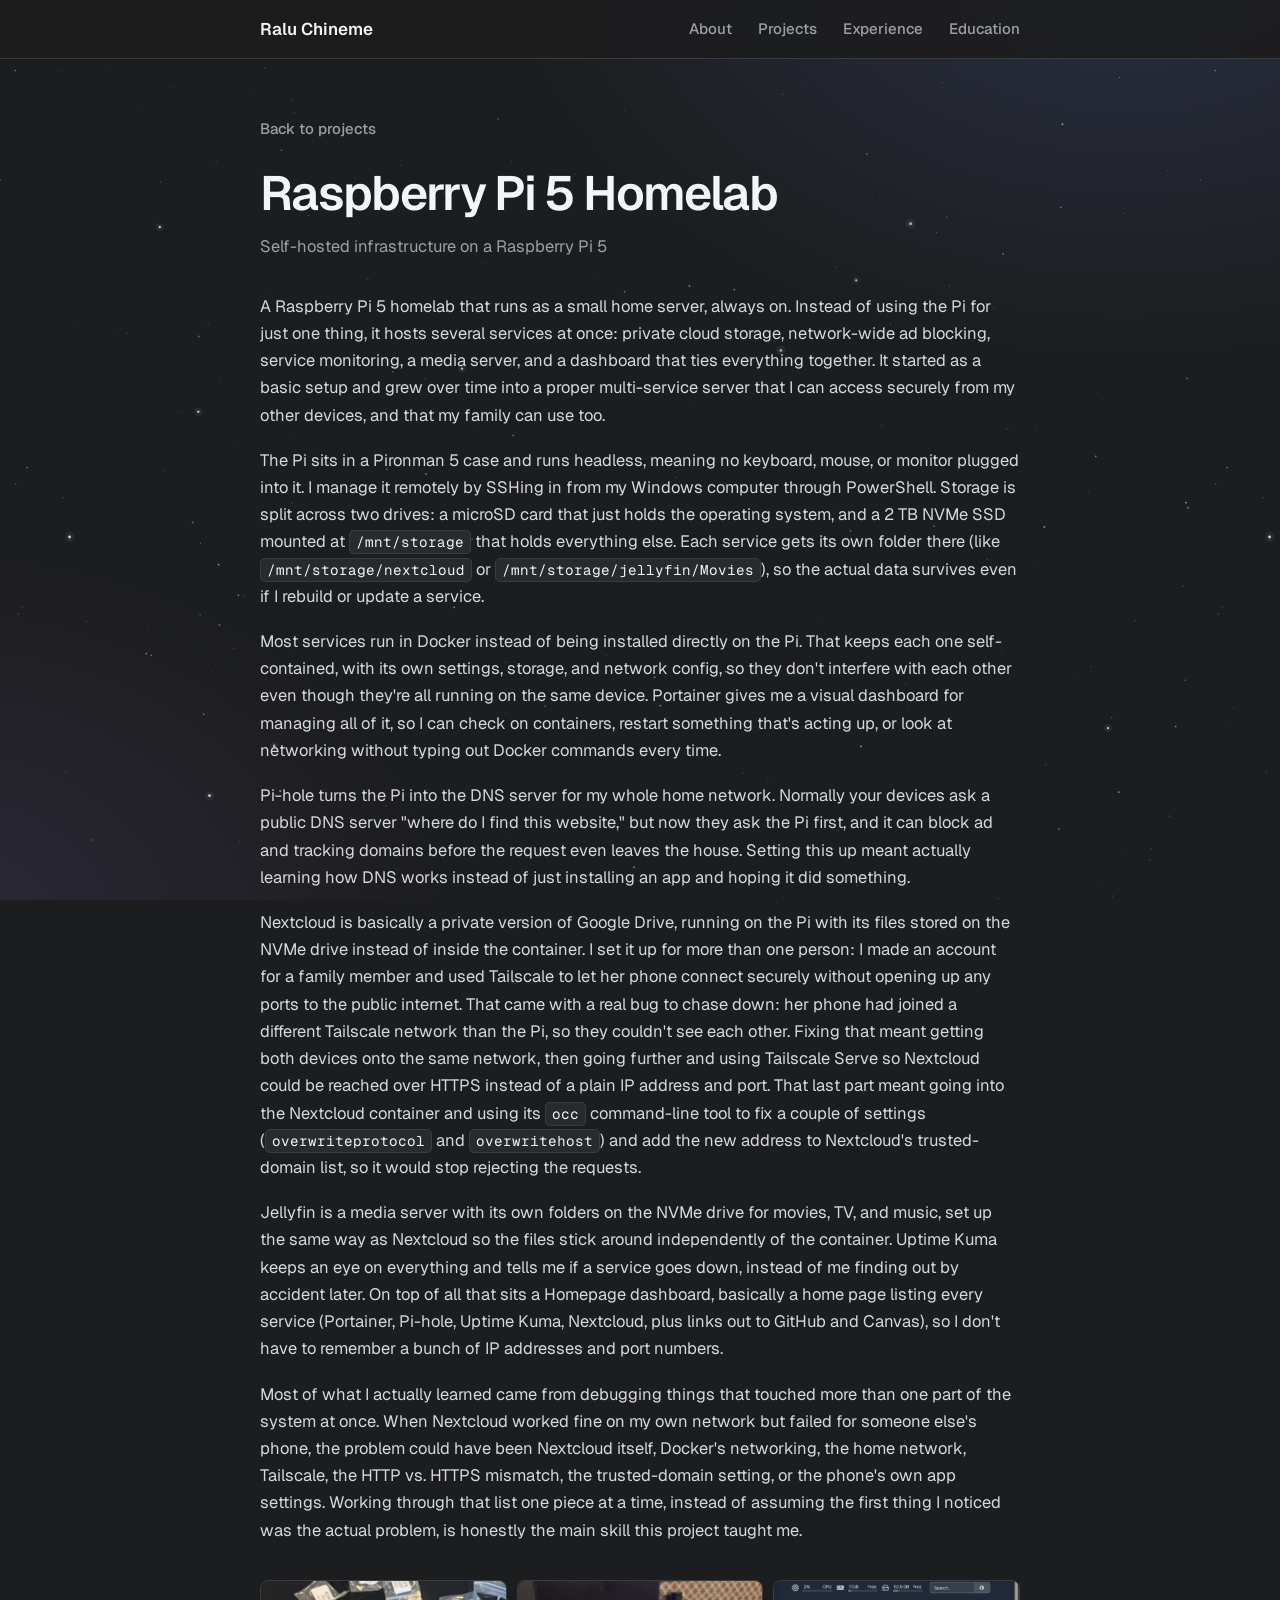
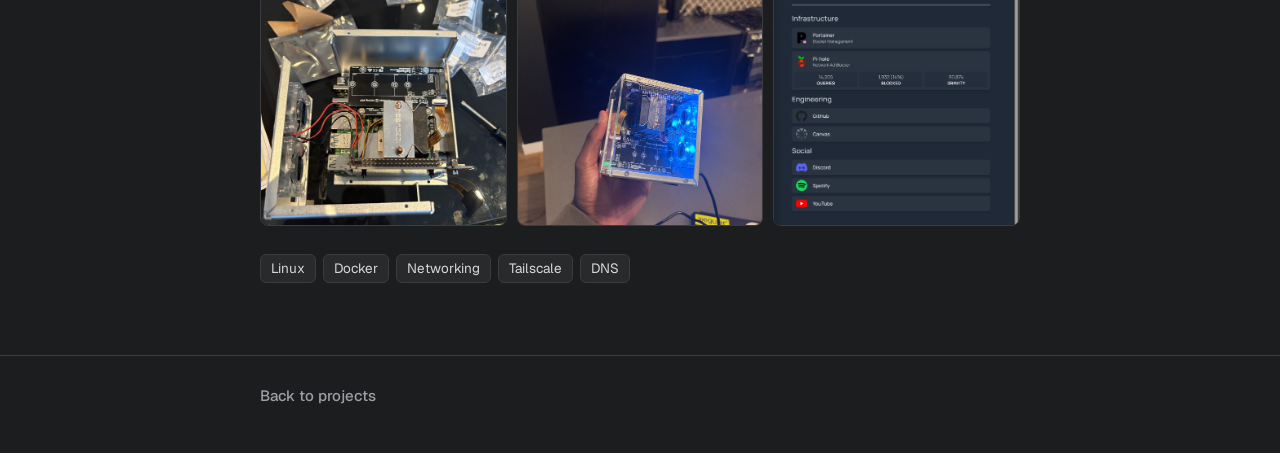
<file: articles/proj-1.html>
<!DOCTYPE html>
<html lang="en">
<head>
<meta charset="UTF-8">
<meta name="viewport" content="width=device-width, initial-scale=1.0">
<meta name="description" content="Raspberry Pi 5 Homelab: Self-hosted infrastructure on a Raspberry Pi 5">
<meta name="theme-color" content="#1c1d1e">
<title>Raspberry Pi 5 Homelab - Ralu Chineme</title>
<link rel="icon" type="image/svg+xml" href="../images/favicon.svg">

<link rel="preconnect" href="https://fonts.googleapis.com">
<link rel="preconnect" href="https://fonts.gstatic.com" crossorigin>
<link href="https://fonts.googleapis.com/css2?family=Geist:wght@400;500;600&family=Geist+Mono:wght@400&display=swap" rel="stylesheet">
<link rel="stylesheet" href="../styles.css">
</head>
<body>

<header class="nav">
  <div class="wrap nav-inner">
    <a class="nav-name" href="../index.html">Ralu Chineme</a>
    <nav aria-label="Sections">
      <ul class="nav-links">
        <li><a href="../index.html#about">About</a></li>
        <li><a href="../index.html#projects">Projects</a></li>
        <li><a href="../index.html#experience">Experience</a></li>
        <li><a href="../index.html#education">Education</a></li>
      </ul>
    </nav>
  </div>
</header>

<main class="wrap">
<article class="article">
  <a class="back" href="../index.html#projects">Back to projects</a>
  <h1>Raspberry Pi 5 Homelab</h1>
  <p class="article-sub"><span>Self-hosted infrastructure on a Raspberry Pi 5</span></p>

  <div class="prose">
    <p>
      A Raspberry Pi 5 homelab that runs as a small home server, always on. Instead of using the Pi for just one thing, it hosts several services at once: private cloud storage, network-wide ad blocking, service monitoring, a media server, and a dashboard that ties everything together. It started as a basic setup and grew over time into a proper multi-service server that I can access securely from my other devices, and that my family can use too.
    </p>
    <p>
      The Pi sits in a Pironman 5 case and runs headless, meaning no keyboard, mouse, or monitor plugged into it. I manage it remotely by SSHing in from my Windows computer through PowerShell. Storage is split across two drives: a microSD card that just holds the operating system, and a 2 TB NVMe SSD mounted at <code>/mnt/storage</code> that holds everything else. Each service gets its own folder there (like <code>/mnt/storage/nextcloud</code> or <code>/mnt/storage/jellyfin/Movies</code>), so the actual data survives even if I rebuild or update a service.
    </p>
    <p>
      Most services run in Docker instead of being installed directly on the Pi. That keeps each one self-contained, with its own settings, storage, and network config, so they don't interfere with each other even though they're all running on the same device. Portainer gives me a visual dashboard for managing all of it, so I can check on containers, restart something that's acting up, or look at networking without typing out Docker commands every time.
    </p>
    <p>
      Pi-hole turns the Pi into the DNS server for my whole home network. Normally your devices ask a public DNS server "where do I find this website," but now they ask the Pi first, and it can block ad and tracking domains before the request even leaves the house. Setting this up meant actually learning how DNS works instead of just installing an app and hoping it did something.
    </p>
    <p>
      Nextcloud is basically a private version of Google Drive, running on the Pi with its files stored on the NVMe drive instead of inside the container. I set it up for more than one person: I made an account for a family member and used Tailscale to let her phone connect securely without opening up any ports to the public internet. That came with a real bug to chase down: her phone had joined a different Tailscale network than the Pi, so they couldn't see each other. Fixing that meant getting both devices onto the same network, then going further and using Tailscale Serve so Nextcloud could be reached over HTTPS instead of a plain IP address and port. That last part meant going into the Nextcloud container and using its <code>occ</code> command-line tool to fix a couple of settings (<code>overwriteprotocol</code> and <code>overwritehost</code>) and add the new address to Nextcloud's trusted-domain list, so it would stop rejecting the requests.
    </p>
    <p>
      Jellyfin is a media server with its own folders on the NVMe drive for movies, TV, and music, set up the same way as Nextcloud so the files stick around independently of the container. Uptime Kuma keeps an eye on everything and tells me if a service goes down, instead of me finding out by accident later. On top of all that sits a Homepage dashboard, basically a home page listing every service (Portainer, Pi-hole, Uptime Kuma, Nextcloud, plus links out to GitHub and Canvas), so I don't have to remember a bunch of IP addresses and port numbers.
    </p>
    <p>
      Most of what I actually learned came from debugging things that touched more than one part of the system at once. When Nextcloud worked fine on my own network but failed for someone else's phone, the problem could have been Nextcloud itself, Docker's networking, the home network, Tailscale, the HTTP vs. HTTPS mismatch, the trusted-domain setting, or the phone's own app settings. Working through that list one piece at a time, instead of assuming the first thing I noticed was the actual problem, is honestly the main skill this project taught me.
    </p>
  </div>

  <div class="shots shots-3">
    <img src="../images/raspberry1.jpg" alt="Raspberry Pi homelab parts and components" loading="lazy">
    <img src="../images/raspberry2.jpg" alt="Assembled Raspberry Pi homelab with blue lighting" loading="lazy">
    <img src="../images/homepage-dashboard.png" alt="Homepage dashboard tying together the homelab's services" loading="lazy">
  </div>

  <ul class="tags"><li>Linux</li><li>Docker</li><li>Networking</li><li>Tailscale</li><li>DNS</li></ul>
</article>
</main>

<footer class="article-foot">
  <div class="wrap">
    <a class="back" href="../index.html#projects">Back to projects</a>
  </div>
</footer>

</body>
</html>
</file>
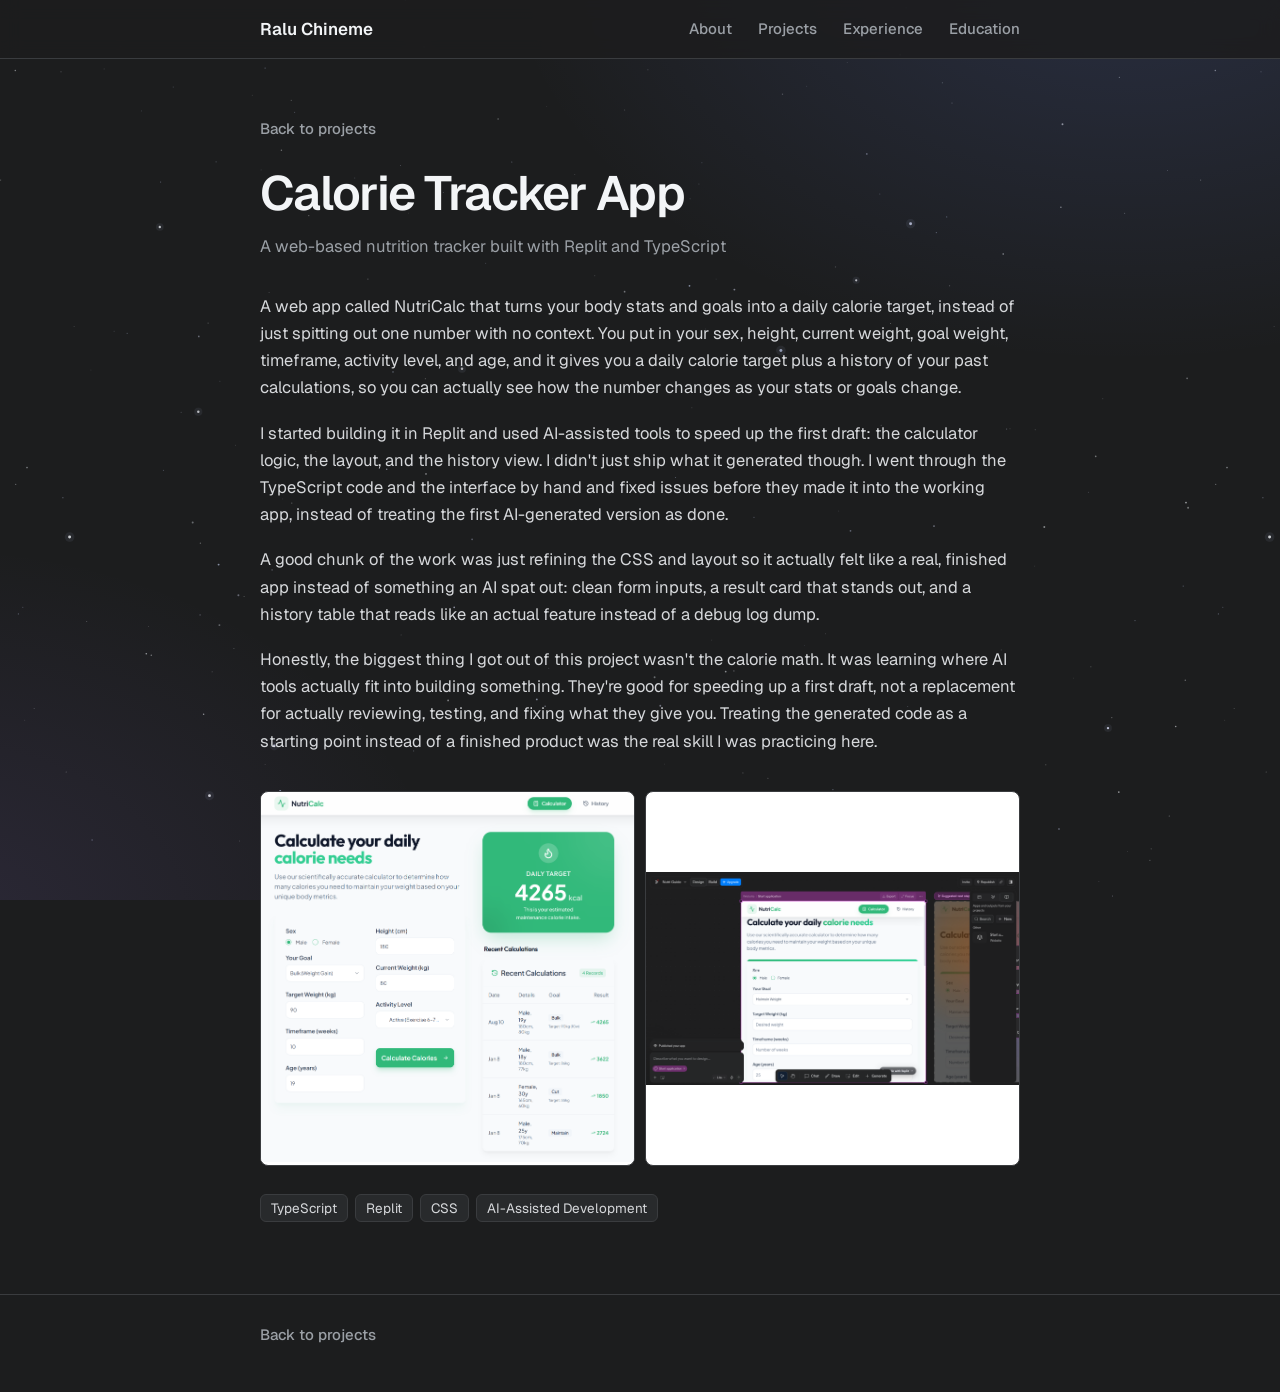
<file: articles/proj-2.html>
<!DOCTYPE html>
<html lang="en">
<head>
<meta charset="UTF-8">
<meta name="viewport" content="width=device-width, initial-scale=1.0">
<meta name="description" content="Calorie Tracker App: A web-based nutrition tracker built with Replit and TypeScript">
<meta name="theme-color" content="#1c1d1e">
<title>Calorie Tracker App - Ralu Chineme</title>
<link rel="icon" type="image/svg+xml" href="../images/favicon.svg">

<link rel="preconnect" href="https://fonts.googleapis.com">
<link rel="preconnect" href="https://fonts.gstatic.com" crossorigin>
<link href="https://fonts.googleapis.com/css2?family=Geist:wght@400;500;600&family=Geist+Mono:wght@400&display=swap" rel="stylesheet">
<link rel="stylesheet" href="../styles.css">
</head>
<body>

<header class="nav">
  <div class="wrap nav-inner">
    <a class="nav-name" href="../index.html">Ralu Chineme</a>
    <nav aria-label="Sections">
      <ul class="nav-links">
        <li><a href="../index.html#about">About</a></li>
        <li><a href="../index.html#projects">Projects</a></li>
        <li><a href="../index.html#experience">Experience</a></li>
        <li><a href="../index.html#education">Education</a></li>
      </ul>
    </nav>
  </div>
</header>

<main class="wrap">
<article class="article">
  <a class="back" href="../index.html#projects">Back to projects</a>
  <h1>Calorie Tracker App</h1>
  <p class="article-sub"><span>A web-based nutrition tracker built with Replit and TypeScript</span></p>

  <div class="prose">
    <p>
      A web app called NutriCalc that turns your body stats and goals into a daily calorie target, instead of just spitting out one number with no context. You put in your sex, height, current weight, goal weight, timeframe, activity level, and age, and it gives you a daily calorie target plus a history of your past calculations, so you can actually see how the number changes as your stats or goals change.
    </p>
    <p>
      I started building it in Replit and used AI-assisted tools to speed up the first draft: the calculator logic, the layout, and the history view. I didn't just ship what it generated though. I went through the TypeScript code and the interface by hand and fixed issues before they made it into the working app, instead of treating the first AI-generated version as done.
    </p>
    <p>
      A good chunk of the work was just refining the CSS and layout so it actually felt like a real, finished app instead of something an AI spat out: clean form inputs, a result card that stands out, and a history table that reads like an actual feature instead of a debug log dump.
    </p>
    <p>
      Honestly, the biggest thing I got out of this project wasn't the calorie math. It was learning where AI tools actually fit into building something. They're good for speeding up a first draft, not a replacement for actually reviewing, testing, and fixing what they give you. Treating the generated code as a starting point instead of a finished product was the real skill I was practicing here.
    </p>
  </div>

  <div class="shots shots-2">
    <img class="contain" src="../images/nutricalc-finished.png" alt="Calorie Tracker app finished interface" loading="lazy">
    <img class="contain" src="../images/nutricalc-build.png" alt="Calorie Tracker app being built in Replit" loading="lazy">
  </div>

  <ul class="tags"><li>TypeScript</li><li>Replit</li><li>CSS</li><li>AI-Assisted Development</li></ul>
</article>
</main>

<footer class="article-foot">
  <div class="wrap">
    <a class="back" href="../index.html#projects">Back to projects</a>
  </div>
</footer>

</body>
</html>
</file>
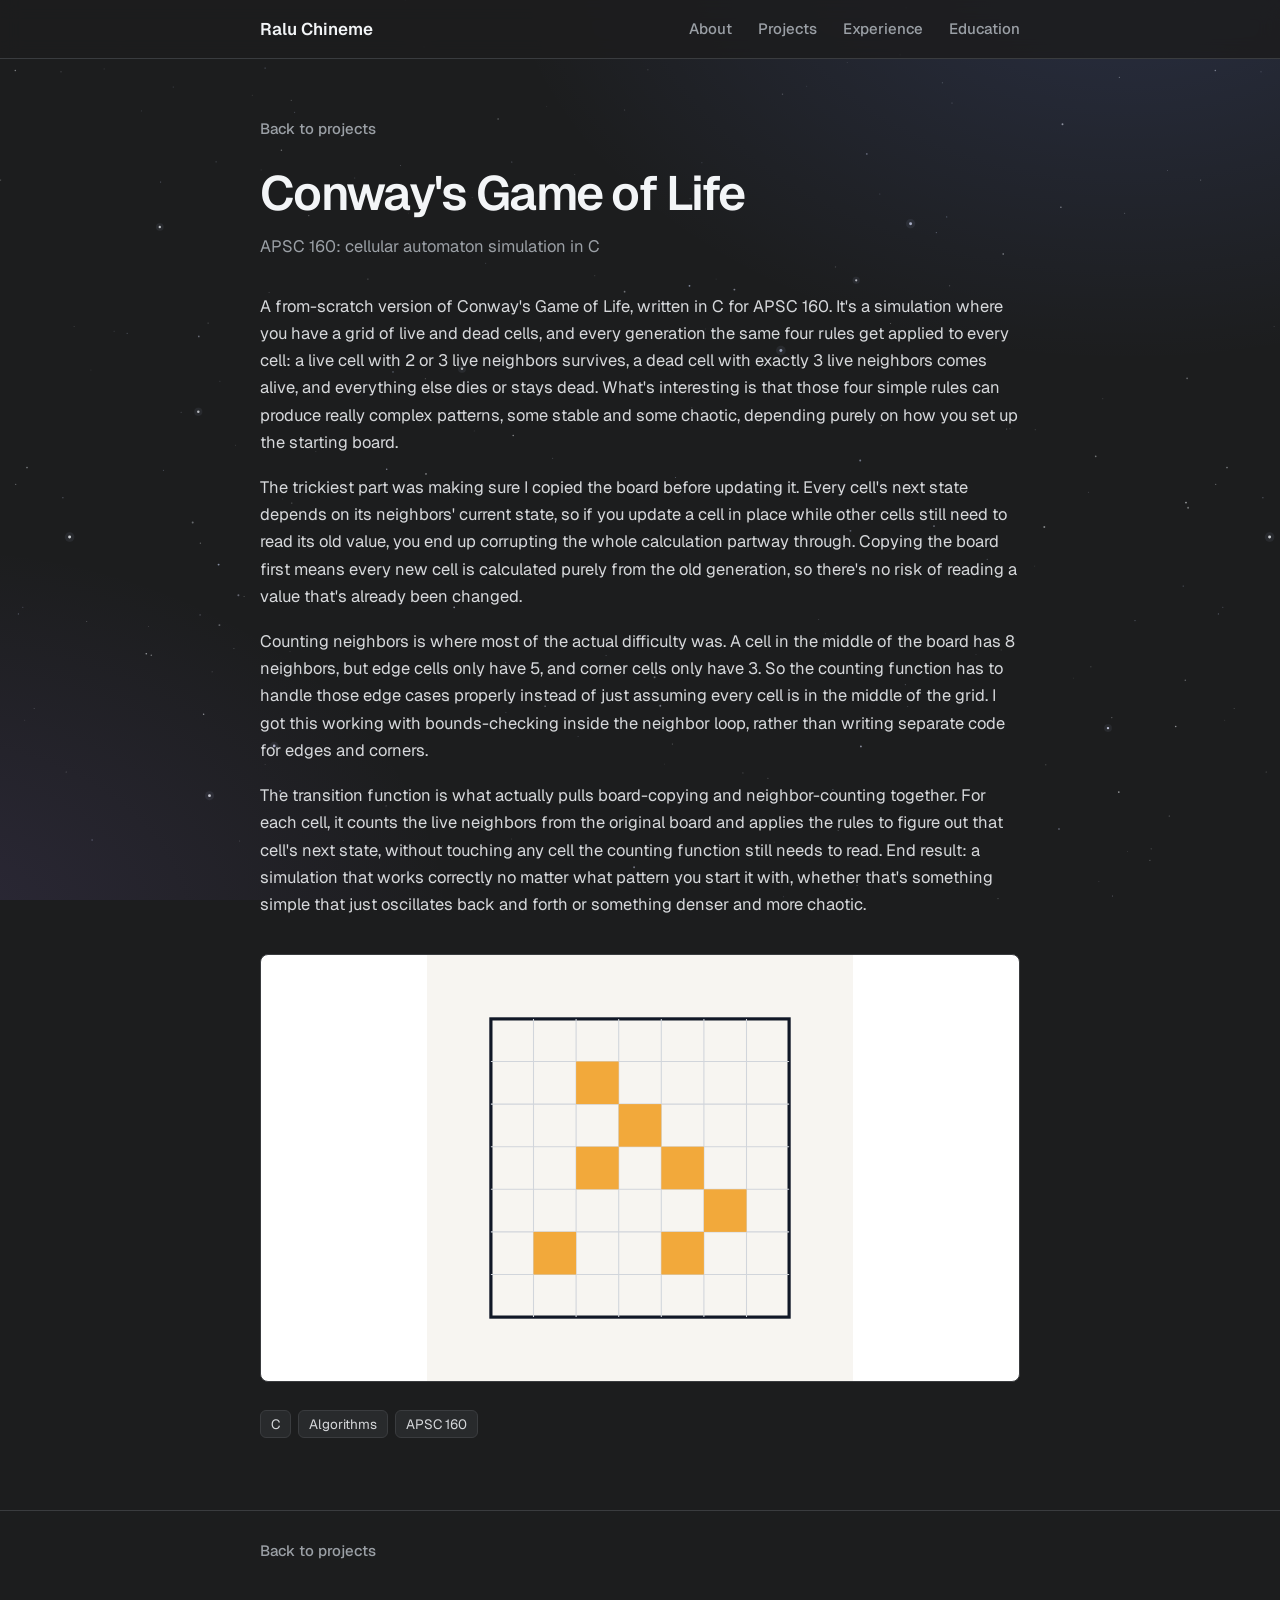
<file: articles/proj-3.html>
<!DOCTYPE html>
<html lang="en">
<head>
<meta charset="UTF-8">
<meta name="viewport" content="width=device-width, initial-scale=1.0">
<meta name="description" content="Conway's Game of Life: APSC 160: cellular automaton simulation in C">
<meta name="theme-color" content="#1c1d1e">
<title>Conway's Game of Life - Ralu Chineme</title>
<link rel="icon" type="image/svg+xml" href="../images/favicon.svg">

<link rel="preconnect" href="https://fonts.googleapis.com">
<link rel="preconnect" href="https://fonts.gstatic.com" crossorigin>
<link href="https://fonts.googleapis.com/css2?family=Geist:wght@400;500;600&family=Geist+Mono:wght@400&display=swap" rel="stylesheet">
<link rel="stylesheet" href="../styles.css">
</head>
<body>

<header class="nav">
  <div class="wrap nav-inner">
    <a class="nav-name" href="../index.html">Ralu Chineme</a>
    <nav aria-label="Sections">
      <ul class="nav-links">
        <li><a href="../index.html#about">About</a></li>
        <li><a href="../index.html#projects">Projects</a></li>
        <li><a href="../index.html#experience">Experience</a></li>
        <li><a href="../index.html#education">Education</a></li>
      </ul>
    </nav>
  </div>
</header>

<main class="wrap">
<article class="article">
  <a class="back" href="../index.html#projects">Back to projects</a>
  <h1>Conway's Game of Life</h1>
  <p class="article-sub"><span>APSC 160: cellular automaton simulation in C</span></p>

  <div class="prose">
    <p>
      A from-scratch version of Conway's Game of Life, written in C for APSC 160. It's a simulation where you have a grid of live and dead cells, and every generation the same four rules get applied to every cell: a live cell with 2 or 3 live neighbors survives, a dead cell with exactly 3 live neighbors comes alive, and everything else dies or stays dead. What's interesting is that those four simple rules can produce really complex patterns, some stable and some chaotic, depending purely on how you set up the starting board.
    </p>
    <p>
      The trickiest part was making sure I copied the board before updating it. Every cell's next state depends on its neighbors' current state, so if you update a cell in place while other cells still need to read its old value, you end up corrupting the whole calculation partway through. Copying the board first means every new cell is calculated purely from the old generation, so there's no risk of reading a value that's already been changed.
    </p>
    <p>
      Counting neighbors is where most of the actual difficulty was. A cell in the middle of the board has 8 neighbors, but edge cells only have 5, and corner cells only have 3. So the counting function has to handle those edge cases properly instead of just assuming every cell is in the middle of the grid. I got this working with bounds-checking inside the neighbor loop, rather than writing separate code for edges and corners.
    </p>
    <p>
      The transition function is what actually pulls board-copying and neighbor-counting together. For each cell, it counts the live neighbors from the original board and applies the rules to figure out that cell's next state, without touching any cell the counting function still needs to read. End result: a simulation that works correctly no matter what pattern you start it with, whether that's something simple that just oscillates back and forth or something denser and more chaotic.
    </p>
  </div>

  <div class="shots shots-1">
    <img class="contain" src="../images/icon-gameoflife.svg" alt="Game of Life grid illustration" loading="lazy">
  </div>

  <ul class="tags"><li>C</li><li>Algorithms</li><li>APSC 160</li></ul>
</article>
</main>

<footer class="article-foot">
  <div class="wrap">
    <a class="back" href="../index.html#projects">Back to projects</a>
  </div>
</footer>

</body>
</html>
</file>
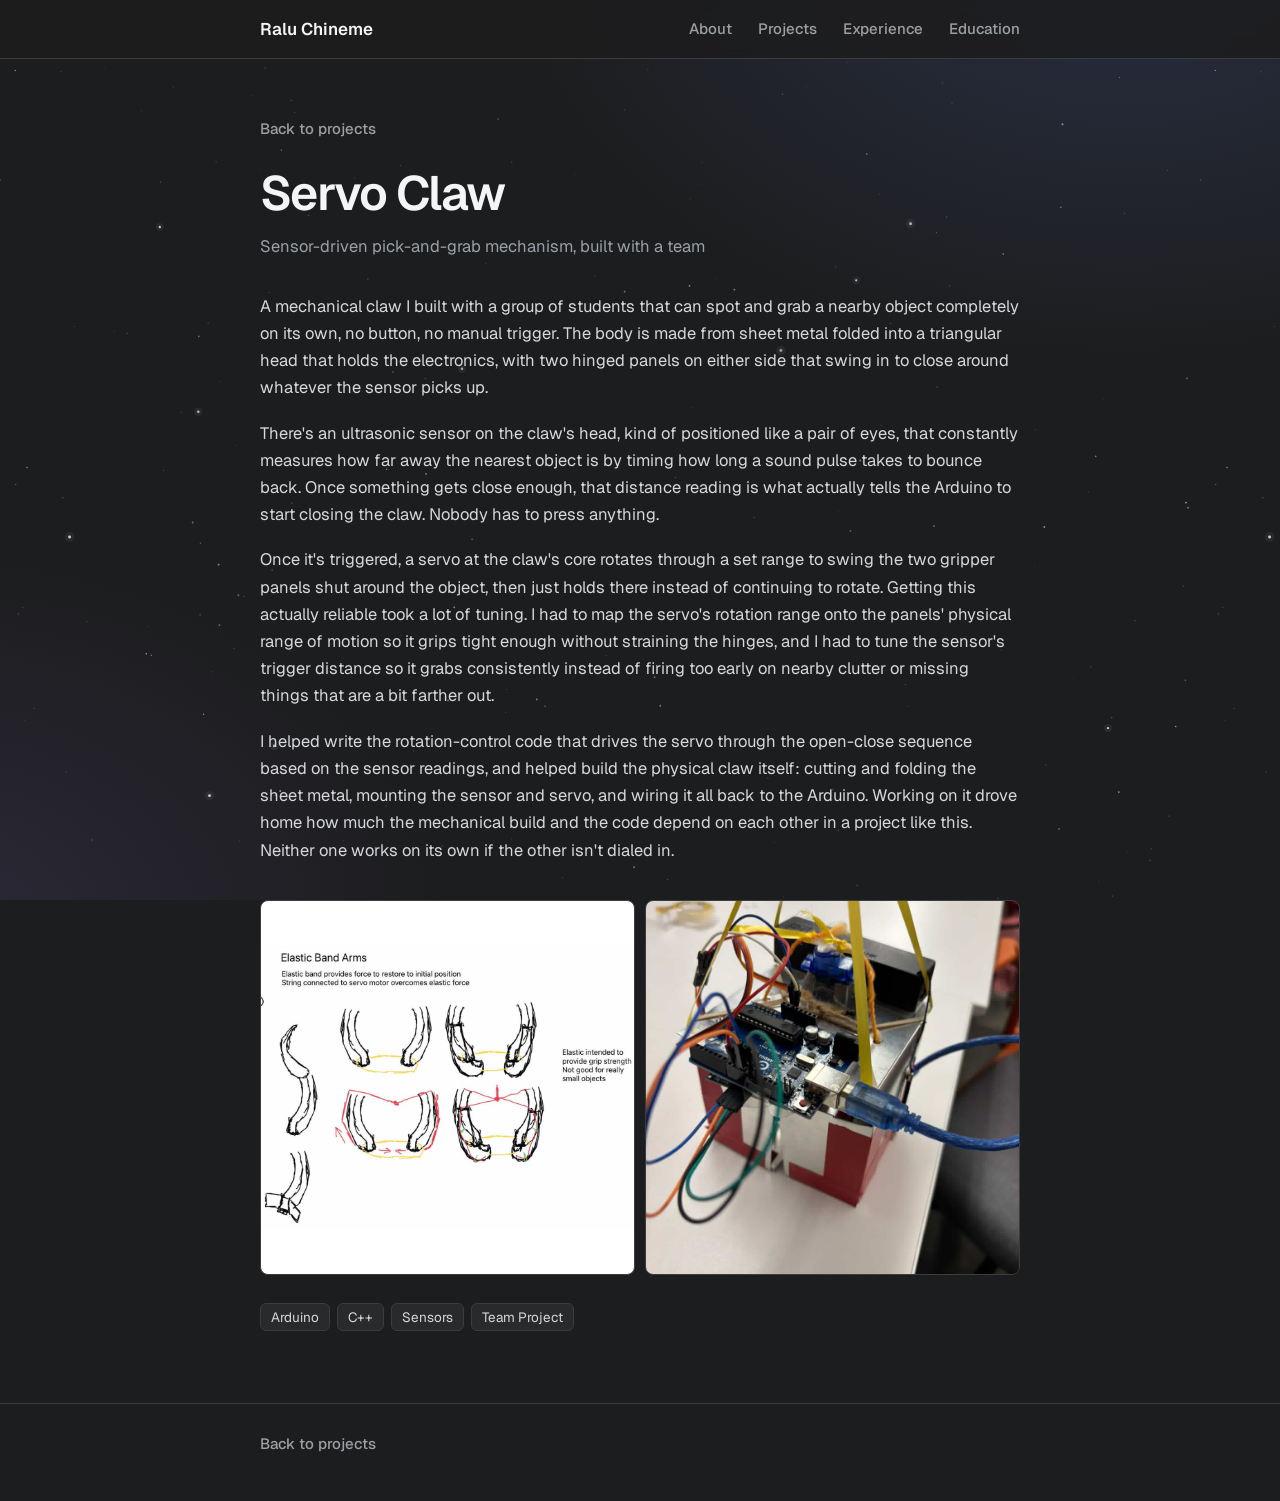
<file: articles/proj-4.html>
<!DOCTYPE html>
<html lang="en">
<head>
<meta charset="UTF-8">
<meta name="viewport" content="width=device-width, initial-scale=1.0">
<meta name="description" content="Servo Claw: Sensor-driven pick-and-grab mechanism, built with a team">
<meta name="theme-color" content="#1c1d1e">
<title>Servo Claw - Ralu Chineme</title>
<link rel="icon" type="image/svg+xml" href="../images/favicon.svg">

<link rel="preconnect" href="https://fonts.googleapis.com">
<link rel="preconnect" href="https://fonts.gstatic.com" crossorigin>
<link href="https://fonts.googleapis.com/css2?family=Geist:wght@400;500;600&family=Geist+Mono:wght@400&display=swap" rel="stylesheet">
<link rel="stylesheet" href="../styles.css">
</head>
<body>

<header class="nav">
  <div class="wrap nav-inner">
    <a class="nav-name" href="../index.html">Ralu Chineme</a>
    <nav aria-label="Sections">
      <ul class="nav-links">
        <li><a href="../index.html#about">About</a></li>
        <li><a href="../index.html#projects">Projects</a></li>
        <li><a href="../index.html#experience">Experience</a></li>
        <li><a href="../index.html#education">Education</a></li>
      </ul>
    </nav>
  </div>
</header>

<main class="wrap">
<article class="article">
  <a class="back" href="../index.html#projects">Back to projects</a>
  <h1>Servo Claw</h1>
  <p class="article-sub"><span>Sensor-driven pick-and-grab mechanism, built with a team</span></p>

  <div class="prose">
    <p>
      A mechanical claw I built with a group of students that can spot and grab a nearby object completely on its own, no button, no manual trigger. The body is made from sheet metal folded into a triangular head that holds the electronics, with two hinged panels on either side that swing in to close around whatever the sensor picks up.
    </p>
    <p>
      There's an ultrasonic sensor on the claw's head, kind of positioned like a pair of eyes, that constantly measures how far away the nearest object is by timing how long a sound pulse takes to bounce back. Once something gets close enough, that distance reading is what actually tells the Arduino to start closing the claw. Nobody has to press anything.
    </p>
    <p>
      Once it's triggered, a servo at the claw's core rotates through a set range to swing the two gripper panels shut around the object, then just holds there instead of continuing to rotate. Getting this actually reliable took a lot of tuning. I had to map the servo's rotation range onto the panels' physical range of motion so it grips tight enough without straining the hinges, and I had to tune the sensor's trigger distance so it grabs consistently instead of firing too early on nearby clutter or missing things that are a bit farther out.
    </p>
    <p>
      I helped write the rotation-control code that drives the servo through the open-close sequence based on the sensor readings, and helped build the physical claw itself: cutting and folding the sheet metal, mounting the sensor and servo, and wiring it all back to the Arduino. Working on it drove home how much the mechanical build and the code depend on each other in a project like this. Neither one works on its own if the other isn't dialed in.
    </p>
  </div>

  <div class="shots shots-2">
    <img class="contain" src="../images/claw-sketch.jpg" alt="Hand-drawn design sketch of the claw's elastic-band gripper arms" loading="lazy">
    <img src="../images/claw-electronics.jpg" alt="Arduino and servo wiring inside the claw's housing" loading="lazy">
  </div>

  <ul class="tags"><li>Arduino</li><li>C++</li><li>Sensors</li><li>Team Project</li></ul>
</article>
</main>

<footer class="article-foot">
  <div class="wrap">
    <a class="back" href="../index.html#projects">Back to projects</a>
  </div>
</footer>

</body>
</html>
</file>
<file: styles.css>
/* Ralu Chineme portfolio. One stylesheet for the home page and the article pages. */

:root {
  --bg: #1c1d1e;
  --panel: rgba(40, 42, 44, 0.72);
  --surface: #282a2c;
  --line: #3a3c3f;
  --text: #d6d8db;
  --muted: #9ba0a6;
  --bright: #f3f5f7;
  --accent: #8fb4ff;
  --accent-soft: rgba(143, 180, 255, 0.13);
  --font: "Geist", system-ui, -apple-system, "Segoe UI", sans-serif;
  --mono: "Geist Mono", ui-monospace, Consolas, monospace;
  --gutter: 24px;
}

*, *::before, *::after { box-sizing: border-box; }

html { scroll-behavior: smooth; background: var(--bg); }

body {
  margin: 0;
  color: var(--text);
  font-family: var(--font);
  font-size: 16.5px;
  line-height: 1.65;
  -webkit-font-smoothing: antialiased;
  text-rendering: optimizeLegibility;
}

/* Night sky: a fixed layer of stars with two faint glows, behind everything. */
body::before {
  content: "";
  position: fixed;
  inset: 0;
  z-index: -1;
  background:
    radial-gradient(ellipse 900px 620px at 88% -8%, rgba(110, 140, 255, 0.17), transparent 70%),
    radial-gradient(ellipse 760px 560px at -6% 104%, rgba(150, 120, 230, 0.13), transparent 70%),
    url("images/stars.svg") 0 0 / 1200px 1200px,
    var(--bg);
}

img, svg { max-width: 100%; display: block; }

a { color: var(--accent); text-decoration: none; }
a:hover { text-decoration: underline; text-underline-offset: 3px; }

:focus-visible {
  outline: 2px solid var(--accent);
  outline-offset: 3px;
  border-radius: 4px;
}

h1, h2, h3 {
  color: var(--bright);
  font-weight: 600;
  line-height: 1.15;
  letter-spacing: -0.02em;
  margin: 0;
}

p { margin: 0; }

/* ---------- Home page layout: fixed sidebar, scrolling content ---------- */

.page {
  max-width: 1180px;
  margin: 0 auto;
  padding: 0 var(--gutter);
  display: grid;
  grid-template-columns: 320px minmax(0, 1fr);
  gap: 80px;
}

.side {
  position: sticky;
  top: 0;
  height: 100vh;
  padding: 72px 0 48px;
  display: flex;
  flex-direction: column;
}

.side h1 {
  font-size: 40px;
  letter-spacing: -0.035em;
}

.side-role { margin-top: 8px; color: var(--bright); font-size: 18px; }

.side-lead { margin-top: 16px; color: var(--muted); max-width: 19em; }

.side-status {
  display: inline-flex;
  align-items: center;
  gap: 10px;
  margin-top: 20px;
  font-size: 15px;
  color: var(--text);
}

.side-status::before {
  content: "";
  width: 8px;
  height: 8px;
  border-radius: 50%;
  background: #7fd4a0;
  box-shadow: 0 0 0 4px rgba(127, 212, 160, 0.15);
}

.side-nav { margin-top: 44px; }

.side-nav ul { list-style: none; margin: 0; padding: 0; }

.side-nav a {
  display: flex;
  align-items: center;
  gap: 14px;
  padding: 7px 0;
  color: var(--muted);
  font-weight: 500;
}

.side-nav a::before {
  content: "";
  width: 28px;
  height: 1px;
  background: var(--muted);
  opacity: 0.6;
}

.side-nav a:hover { color: var(--bright); text-decoration: none; }

.side-nav a.active { color: var(--bright); }
.side-nav a.active::before { width: 52px; background: var(--accent); opacity: 1; }

.side-links {
  margin-top: auto;
  display: flex;
  align-items: center;
  gap: 10px;
}

.btn {
  display: inline-flex;
  align-items: center;
  justify-content: center;
  gap: 8px;
  height: 42px;
  padding: 0 18px;
  border-radius: 8px;
  border: 1px solid var(--line);
  background: var(--surface);
  color: var(--bright);
  font-weight: 500;
  font-size: 15.5px;
}

.btn:hover { border-color: var(--muted); text-decoration: none; }

.btn-primary { background: var(--bright); border-color: var(--bright); color: #1c1d1e; font-weight: 600; }
.btn-primary:hover { background: #fff; border-color: #fff; }

.btn-icon { width: 42px; padding: 0; }
.btn svg { width: 19px; height: 19px; }

.content { padding: 72px 0 40px; min-width: 0; }

.section { padding-bottom: 88px; scroll-margin-top: 72px; }

.section > h2 { font-size: 26px; margin-bottom: 24px; }

.section-note { margin: -14px 0 24px; color: var(--muted); }

.prose > p + p { margin-top: 16px; }

/* ---------- Skills ---------- */

.skills {
  margin: 32px 0 0;
  display: grid;
  grid-template-columns: 104px minmax(0, 1fr);
  gap: 14px 16px;
}

.skills dt { color: var(--muted); font-size: 15px; padding-top: 3px; }
.skills dd { margin: 0; }

.tags {
  display: flex;
  flex-wrap: wrap;
  gap: 7px;
  list-style: none;
  margin: 0;
  padding: 0;
}

.tags li {
  padding: 2px 10px;
  border: 1px solid var(--line);
  border-radius: 6px;
  background: var(--surface);
  font-size: 13.5px;
  color: var(--text);
  white-space: nowrap;
}

/* ---------- Projects ---------- */

.project {
  padding: 26px;
  border: 1px solid var(--line);
  border-radius: 14px;
  background: var(--panel);
}

.project + .project { margin-top: 18px; }

.project-head {
  display: flex;
  align-items: center;
  justify-content: space-between;
  gap: 8px 16px;
  flex-wrap: wrap;
}

.project h3 { font-size: 21px; }
.project h3 a { color: inherit; }
.project h3 a:hover { color: var(--accent); text-decoration: none; }

.status {
  padding: 2px 10px;
  border-radius: 999px;
  background: var(--accent-soft);
  color: var(--accent);
  font-size: 13px;
  font-weight: 500;
}

.project > p { margin-top: 10px; }
.project > .tags { margin-top: 16px; }

.more { display: inline-block; margin-top: 16px; font-weight: 500; }

.shots { display: grid; gap: 10px; margin-top: 20px; }
.shots-2 { grid-template-columns: 1fr 1fr; }
.shots-3 { grid-template-columns: 1fr 1fr 1fr; }

.shots img,
.figure {
  width: 100%;
  aspect-ratio: 4 / 3;
  object-fit: cover;
  border-radius: 8px;
  border: 1px solid var(--line);
  background: var(--surface);
}

.shots img.contain { object-fit: contain; background: #fff; }
.shots-1 img, .shots-1 .figure { aspect-ratio: 5 / 2; }

.figure { padding: 20px; height: auto; background: rgba(28, 29, 30, 0.6); }

/* ---------- Experience and education ---------- */

.entry { padding: 24px 0; border-top: 1px solid var(--line); }
.entry:first-of-type { padding-top: 0; border-top: 0; }
.entry:last-of-type { padding-bottom: 0; }

.entry-top {
  display: flex;
  justify-content: space-between;
  align-items: baseline;
  gap: 4px 24px;
  flex-wrap: wrap;
}

.entry h3 { font-size: 19px; }
.entry-top:has(.with-logo) { align-items: center; }
.entry h3.with-logo { display: flex; align-items: center; gap: 12px; }
.entry h3.with-logo img { width: 34px; height: 34px; border-radius: 8px; }
.entry h3 a { color: inherit; }
.entry h3 a:hover { color: var(--accent); text-decoration: none; }

.entry-date {
  color: var(--muted);
  font-size: 14.5px;
  white-space: nowrap;
  font-variant-numeric: tabular-nums;
}

.entry-role { margin-top: 3px; color: var(--muted); }
.entry-role span + span::before { content: ", "; }

.entry-body { margin-top: 10px; }

.plain-list { margin: 8px 0 0; padding: 0; list-style: none; }

.plain-list li { padding-left: 18px; position: relative; }
.plain-list li + li { margin-top: 4px; }

.plain-list li::before {
  content: "";
  position: absolute;
  left: 2px;
  top: 0.7em;
  width: 5px;
  height: 5px;
  border-radius: 50%;
  background: var(--muted);
}

.label { margin-top: 18px; color: var(--muted); font-size: 14.5px; }

/* ---------- Footer ---------- */

.footer {
  padding-top: 28px;
  border-top: 1px solid var(--line);
  color: var(--muted);
  font-size: 14.5px;
}

/* ---------- Article pages ---------- */

.wrap {
  max-width: 808px;
  margin: 0 auto;
  padding-left: var(--gutter);
  padding-right: var(--gutter);
}

.nav {
  position: sticky;
  top: 0;
  z-index: 10;
  background: rgba(28, 29, 30, 0.86);
  backdrop-filter: blur(10px);
  -webkit-backdrop-filter: blur(10px);
  border-bottom: 1px solid var(--line);
}

.nav-inner {
  display: flex;
  align-items: center;
  justify-content: space-between;
  gap: 24px;
  height: 58px;
}

.nav-name { font-weight: 600; font-size: 17px; color: var(--bright); }

.nav-links { display: flex; gap: 26px; list-style: none; margin: 0; padding: 0; }
.nav-links a { color: var(--muted); font-size: 15px; font-weight: 500; }

.nav-links a:hover,
.nav-name:hover { color: var(--bright); text-decoration: none; }

.article { padding: 56px 0 72px; }

.back { display: inline-block; color: var(--muted); font-weight: 500; font-size: 15px; }
.back:hover { color: var(--bright); text-decoration: none; }

.article h1 {
  margin-top: 24px;
  font-size: clamp(34px, 6vw, 48px);
  letter-spacing: -0.035em;
}

.article-sub {
  margin-top: 12px;
  color: var(--muted);
  display: flex;
  flex-wrap: wrap;
  gap: 4px 20px;
}

.article .prose { margin-top: 32px; }
.article .prose > p + p { margin-top: 18px; }

.article code {
  font-family: var(--mono);
  font-size: 0.86em;
  padding: 2px 6px;
  border-radius: 5px;
  background: var(--surface);
  border: 1px solid var(--line);
  color: var(--bright);
  overflow-wrap: anywhere;
}

.article .shots { margin-top: 36px; }
.article .shots img, .article .logo-tile { aspect-ratio: 1 / 1; }
.article .shots-1 img { aspect-ratio: 16 / 9; }
.article .tags { margin-top: 28px; }

.logo-tile {
  display: flex;
  align-items: center;
  justify-content: center;
  padding: 32px;
  border-radius: 8px;
  border: 1px solid var(--line);
  background: #fff;
}

.logo-tile.dark { background: #161718; }

.logo-tile img {
  width: auto;
  height: auto;
  max-width: 100%;
  max-height: 100%;
  aspect-ratio: auto !important;
  border: 0;
  border-radius: 0;
  background: none;
  object-fit: contain;
}

.article-foot { border-top: 1px solid var(--line); padding: 26px 0 44px; }

/* ---------- Small screens ---------- */

@media (max-width: 980px) {
  .page { grid-template-columns: 1fr; gap: 0; max-width: 760px; }
  .side { position: static; height: auto; padding: 48px 0 8px; }
  .side h1 { font-size: 36px; }
  .side-lead { max-width: 30em; }
  .side-nav { display: none; }
  .side-links { margin-top: 28px; flex-wrap: wrap; }
  .content { padding-top: 48px; }
  .section { padding-bottom: 64px; scroll-margin-top: 24px; }
}

@media (max-width: 560px) {
  :root { --gutter: 16px; }
  body { font-size: 16px; }
  .project { padding: 20px; }
  .skills { grid-template-columns: 1fr; gap: 6px; }
  .skills dd { margin-bottom: 10px; }
  .shots-3 { grid-template-columns: 1fr 1fr; }
  .shots-3 img:last-child { display: none; }
  .entry-top,
  .entry-top:has(.with-logo) { flex-direction: column; align-items: flex-start; gap: 4px; }
  .entry-date { order: 2; }
  .nav-name { display: none; }
  .nav-inner { justify-content: center; }
  .nav-links { gap: 18px; }
  .nav-links a { font-size: 14px; }
  .article .shots-2, .article .shots-3 { grid-template-columns: 1fr; }
  .article .shots-3 img:last-child { display: block; }
}

@media (prefers-reduced-motion: reduce) {
  html { scroll-behavior: auto; }
}
</file>
